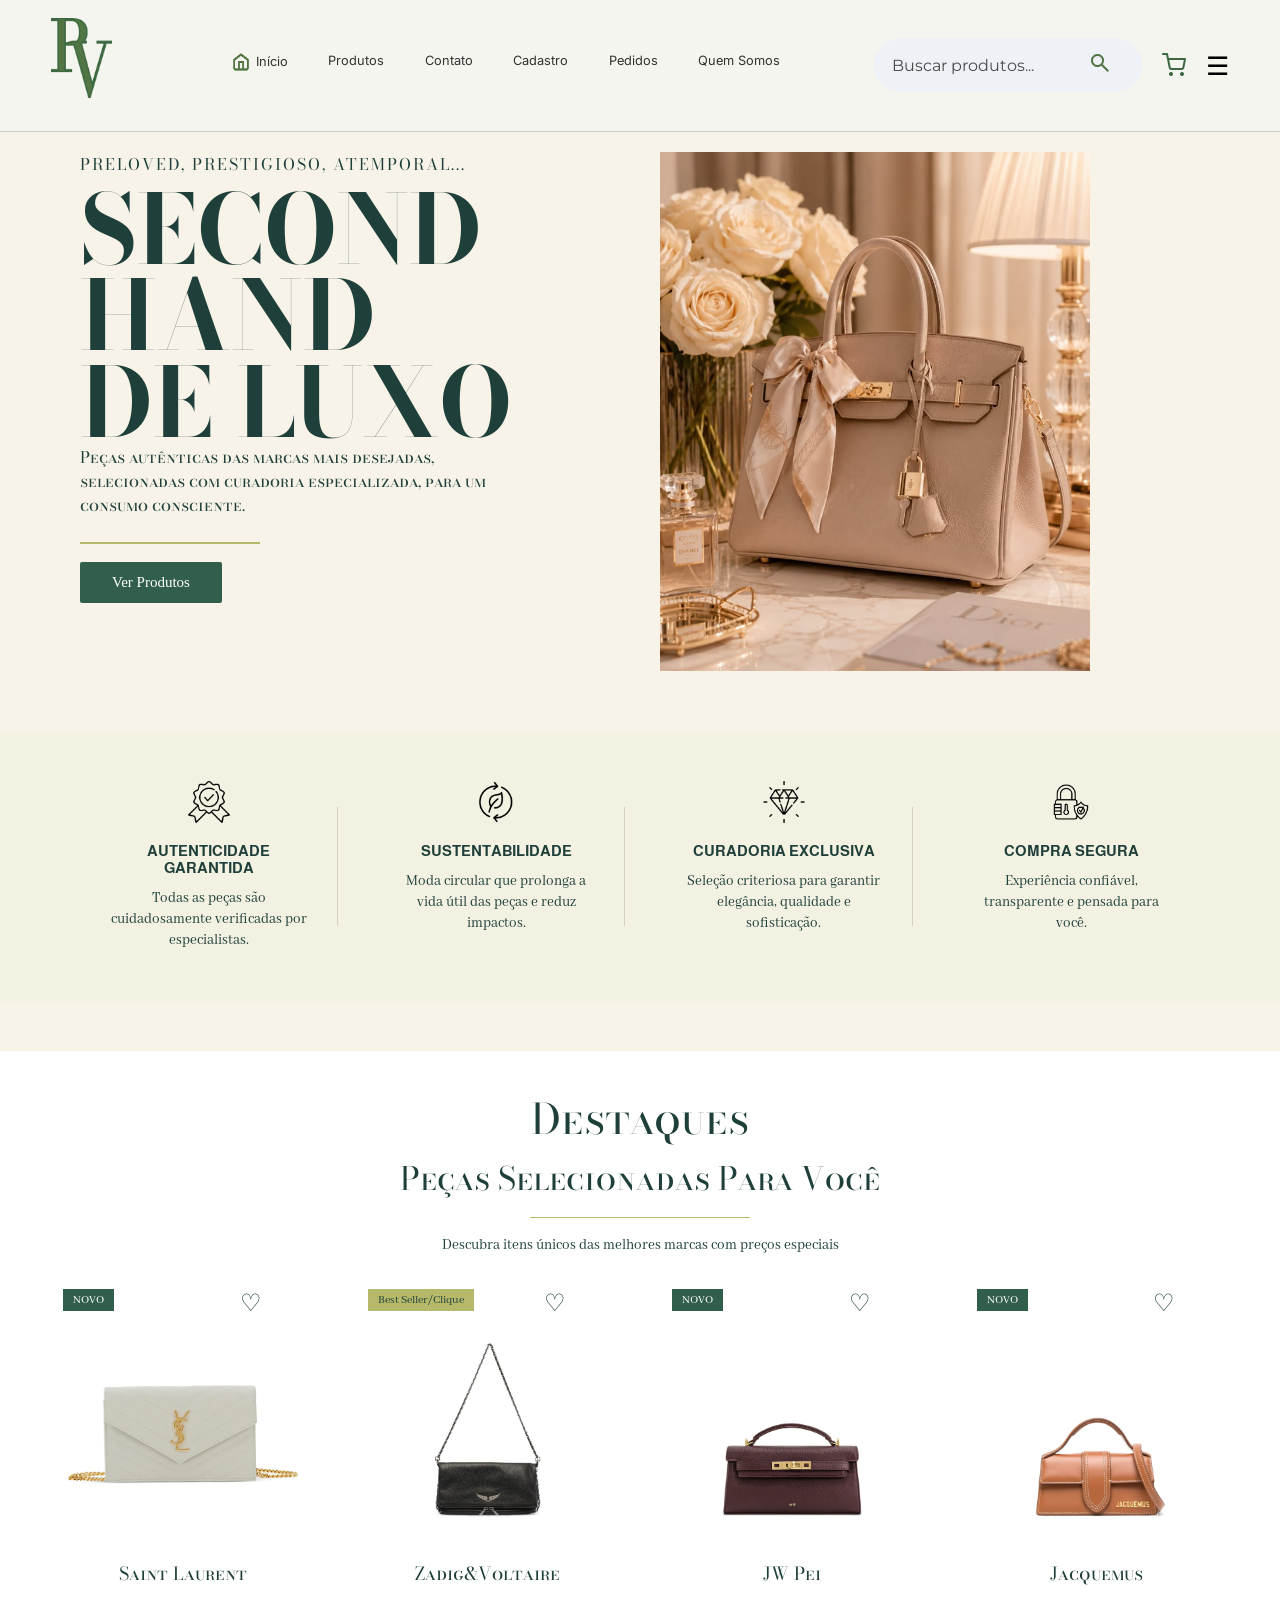
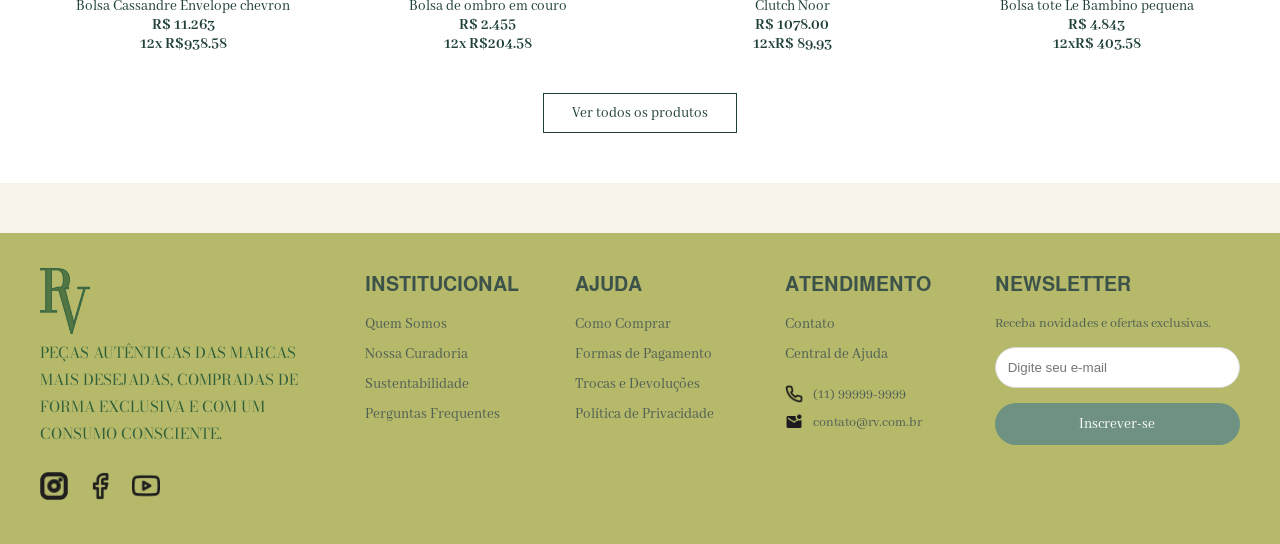
<file: index.html>
<!DOCTYPE html>
<html lang="en">
<head>
    <meta charset="UTF-8">
    <meta name="viewport" content="width=device-width, initial-scale=1.0">
    <title>Document</title>
    <link href="https://fonts.googleapis.com/css2?family=Montserrat:wght@400;500&display=swap" rel="stylesheet">
    <link rel="preconnect" href="https://fonts.googleapis.com">
    <link rel="preconnect" href="https://fonts.gstatic.com" crossorigin>
    <link href="https://fonts.googleapis.com/css2?family=Inter:wght@100..900&display=swap" rel="stylesheet">
    <link rel="preconnect" href="https://fonts.googleapis.com">
<link rel="preconnect" href="https://fonts.gstatic.com" crossorigin>

<link href="https://fonts.googleapis.com/css2?family=Abhaya+Libre:wght@400;500;600;700;800&family=Almarai:wght@300;400;700;800&family=Bodoni+Moda+SC:wght@400;500;600;700&display=swap" rel="stylesheet">
    <link rel="stylesheet" href="style.css">
</head>
<body>
        <header class="header">
                 <div class="logo"><img src="imagens/Vector.png" alt="logo Rv">
                </div>

                <nav class="menu">
                    <a href="#" class="inicio">
                        <img src="imagens/casinha.png" alt="Home">
                        Início</a>
                    <a href="produtos.html">Produtos</a>
                    <a href="contato.html">Contato</a>
                    <a href="cadastro.html">Cadastro</a>
                    <a href="pedidos.html">Pedidos</a>  
                    <a href="quemSomos.html">Quem Somos</a>

                </nav>

                <div class="acoes">
                    <form class="busca" action="resultadobusca.html" method="get"> 
                        <input type="text" 
                        name="q"
                        placeholder="Buscar produtos...">
                       <a href="resultadobusca.html" class="botao-pesquisa">
                             <img src="imagens/lupa.png" alt="Pesquisar">
                        </a> 
                    </form> 
                   <a href="pedidos.html" class="btn-carrinho">
                    <img src="imagens/Shopping cart.png" alt="carrinho">
                   </a>
                    <div class="hamburguer">☰</div>
                </div>

        </header>
        <section class="hero-luxo">
                 <div class="hero-texto">
                    <p class="hero-subtitulo">PRELOVED, PRESTIGIOSO, ATEMPORAL...</p>
                    <h1>SECOND HAND<br>DE LUXO</h1>
                     <p class="hero-descricao">
                        Peças autênticas das marcas mais desejadas, selecionadas com curadoria
                         especializada, para um consumo consciente.
                    </p>
                    <div class="hero-linha"></div>
                    <a href="produtos.html" class="botao-produtos">Ver Produtos</a>
                </div>

                <div class="hero-imagem">
                    <img src="imagens/imagem-Bolsa1pag.jpg" alt="Bolsa de luxo">
                </div>
        </section>

        <section class="selos">
                <div class="selo">
                    <img src="imagens/certificado-de-garantia.png" alt="Autenticidade">
                    <h3>AUTENTICIDADE GARANTIDA</h3>
                    <p>Todas as peças são cuidadosamente verificadas por especialistas.</p>
                </div>

                <div class="selo">
                    <img src="imagens/ecologia.png" alt="Sustentabilidade">
                    <h3>SUSTENTABILIDADE</h3>
                    <p>Moda circular que prolonga a vida útil das peças e reduz impactos.</p>
                </div>

                <div class="selo">
                    <img src="imagens/diamante.png" alt="Curadoria">
                    <h3>CURADORIA EXCLUSIVA</h3>
                    <p>Seleção criteriosa para garantir elegância, qualidade e sofisticação.</p>
                </div>

                <div class="selo">
                    <img src="imagens/compra-segura.png" alt="Compra segura">
                    <h3>COMPRA SEGURA</h3>
                    <p>Experiência confiável, transparente e pensada para você.</p>
                </div>
        </section>
        <section class="pecas-selecionadas">
        <div class="pecas-container">   
                <h2>Destaques</h2>
                    <h3>Peças Selecionadas Para Você</h3>

                    <div class="linha-dourada"></div>
                    <p class="subtitulo-pecas">
                        Descubra itens únicos das melhores marcas com preços especiais </p>

                <div class="produtos-destaque">

                <div class="produto-card">
                 <span class="tag">NOVO</span>
                     <button class="favorito">♡</button>
                         <img src="imagens/Saint Laurent 1.png" alt="Bolsa Saint Laurent" class="imagem-produto">
                     <h3>Saint Laurent</h3>
                     <p>Bolsa Cassandre Envelope chevron</p>
                     <strong>R$ 11.263 <br> 12x R$938.58</strong>
                </div>

                <div class="produto-card">
                    <span class="tag desconto">Best Seller/Clique</span>
                    <button class="favorito">♡</button>
                    <a href="Produtoselecionado.html"><img src="imagens/zadig tiracolo.webp" alt="Bolsa zadig" class="imagem-produto"></a>
                    <h3>Zadig&Voltaire</h3>
                    <p>Bolsa de ombro em couro</p>
                    <strong>R$ 2.455 <br> 12x R$204.58</strong>
                </div>

                <div class="produto-card">
                    <span class="tag">NOVO</span>
                    <button class="favorito">♡</button>
                    <img src="imagens/jwpei.webp" alt="Bolsa jwpei" class="imagem-produto">
                    <h3>JW Pei</h3>
                    <p>Clutch Noor</p>
                    <strong>R$ 1078.00 <br> 12xR$ 89,93</strong>
                </div>

                 <div class="produto-card">
                    <span class="tag">NOVO</span>
                    <button class="favorito">♡</button>
                    <img src="imagens/Jacquemus.webp" alt="Bolsa Jacquemus" class="imagem-produto">
                    <h3>Jacquemus</h3>
                    <p>Bolsa tote Le Bambino pequena</p>
                    <strong>R$ 4.843 <br> 12xR$ 403.58</strong>
                </div>

         </div>

            <a href="produtos.html" class="ver-todos">Ver todos os produtos</a>
        </div>    
        </section>
        <footer class="rodape">

        <div class="footer-container">

                <!-- LOGO -->
                    <div class="footer-logo">

                        <img src="imagens/Vector.png" alt="Logo RV" class="logo-rv">
                         <p>
                            PEÇAS AUTÊNTICAS DAS MARCAS MAIS DESEJADAS,
                            COMPRADAS DE FORMA EXCLUSIVA E COM UM
                            CONSUMO CONSCIENTE.
                        </p>
                        <div class="redes-sociais">
                            <a href="#">
                                <img src="imagens/Instagram.png" alt="Instagram">
                            </a>
                            <a href="#">
                                <img src="imagens/Group 10.png" alt="Facebook">
                            </a>
                            <a href="#">
                                <img src="imagens/Group 9.png" alt="YouTube">
                            </a>
                        </div> 
                    </div>
        
                <!-- INSTITUCIONAL -->
                    <div class="footer-coluna">
                        <h3>INSTITUCIONAL</h3>
                        <a href="quemSomos.html">Quem Somos</a>
                        <a href="#">Nossa Curadoria</a>
                        <a href="#">Sustentabilidade</a>
                        <a href="#">Perguntas Frequentes</a>
                    </div>
                <!-- AJUDA -->
                    <div class="footer-coluna">
                        <h3>AJUDA</h3>
                        <a href="#">Como Comprar</a>
                        <a href="#">Formas de Pagamento</a>
                        <a href="#">Trocas e Devoluções</a>
                        <a href="#">Política de Privacidade</a>
                    </div>
                <!-- ATENDIMENTO -->
                    <div class="footer-coluna">
                        <h3>ATENDIMENTO</h3>
                        <a href="contato.html">Contato</a>
                        <a href="#">Central de Ajuda</a>
                        <div class="contato">
    
                            <div class="contato-item">
                             <img src="imagens/Phone.png" alt="Telefone">
                                <span>(11) 99999-9999</span>
                            </div>
                            <div class="contato-item">
                                <img src="imagens/mark_email_unread.png" alt="E-mail">
                                <span>contato@rv.com.br</span>
                            </div>    
                        </div>
                    </div>    
          
                     <!-- NEWSLETTER -->
                        <div class="footer-newsletter">
                         <h3>NEWSLETTER</h3>
                            <p>
                             Receba novidades e ofertas exclusivas.
                             </p>
                            <input type="email" placeholder="Digite seu e-mail">
                             <button>Inscrever-se</button>
                        </div>
        </div>
        </footer>
    

</body>
</html>
</file>
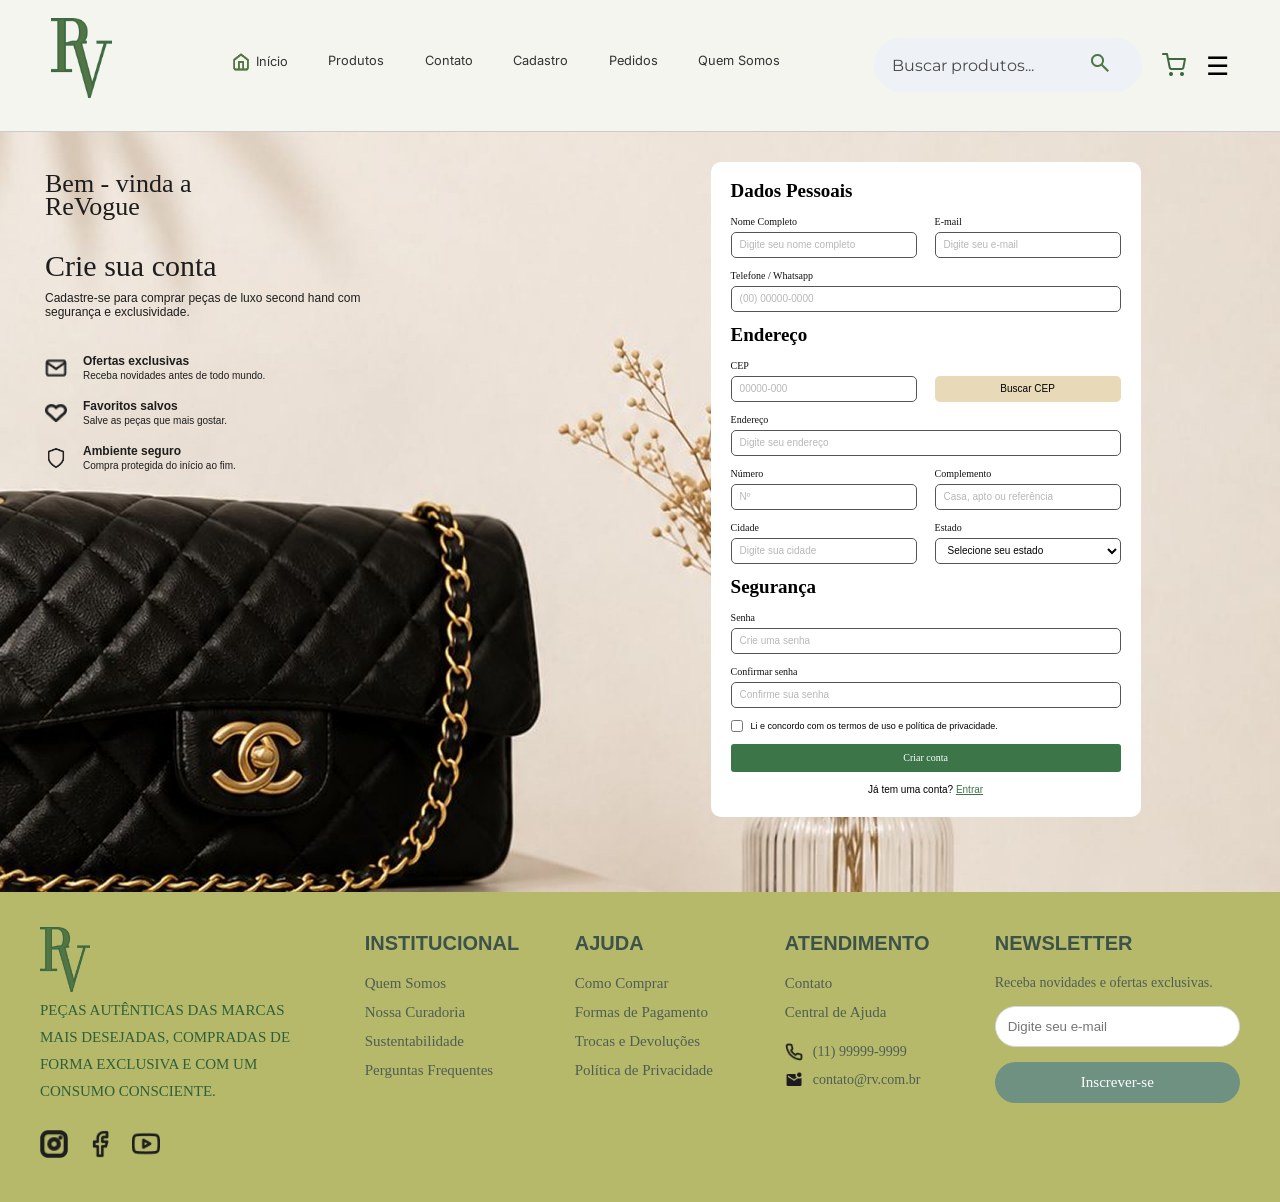
<file: cadastro.html>
<!DOCTYPE html>
<html lang="en">
<head>
    <meta charset="UTF-8">
    <meta name="viewport" content="width=device-width, initial-scale=1.0">
    <title>Document</title>
    <link href="https://fonts.googleapis.com/css2?family=Montserrat:wght@400;500&display=swap" rel="stylesheet">
    <link rel="preconnect" href="https://fonts.googleapis.com">
    <link rel="preconnect" href="https://fonts.gstatic.com" crossorigin>
    <link href="https://fonts.googleapis.com/css2?family=Inter:wght@100..900&display=swap" rel="stylesheet">
    <link rel="stylesheet" href="cadastro.css">
</head>
<body>
        <header class="header">
                 <div class="logo"><img src="imagens/Vector.png" alt="logo Rv">
                </div>

                <nav class="menu">
                    <a href="index.html" class="inicio">
                        <img src="imagens/casinha.png" alt="Home">
                        Início</a>
                    <a href="produtos.html">Produtos</a>
                    <a href="contato.html">Contato</a>
                    <a href="#">Cadastro</a>
                    <a href="pedidos.html">Pedidos</a>  
                    <a href="quemSomos.html">Quem Somos</a>

                </nav>

                <div class="acoes">
                    <form class="busca" action="#" method="get"> 
                        <input type="text" 
                        name="q"
                        placeholder="Buscar produtos...">
                        <a href="resultadoBusca.html" class="botao-pesquisa">
                            <img src="imagens/lupa.png" alt="Pesquisar">
                        </a>
                    </form> 
                    <a href="pedidos.html" class="btn-carrinho">
                    <img src="imagens/Shopping cart.png" alt="carrinho">
                   </a>
                    <div class="hamburguer">☰</div>
                </div>

        </header>
        <section class="pagina-cadastro">

    <div class="lado-cadastro">

        <p class="boas-vindas">Bem - vinda a<br>ReVogue</p>

        <h1>Crie sua conta</h1>

        <p class="texto-cadastro">
            Cadastre-se para comprar peças de luxo second hand com<br>
            segurança e exclusividade.
        </p>

        <div class="beneficios-cadastro">

            <div class="beneficio-cadastro">
                <img src="imagens/Mail.png" alt="Ícone">
                <div>
                    <h3>Ofertas exclusivas</h3>
                    <p>Receba novidades antes de todo mundo.</p>
                </div>
            </div>

            <div class="beneficio-cadastro">
                <img src="imagens/Heart.png" alt="Ícone">
                <div>
                    <h3>Favoritos salvos</h3>
                    <p>Salve as peças que mais gostar.</p>
                </div>
            </div>

            <div class="beneficio-cadastro">
                <img src="imagens/Shield.png" alt="Ícone">
                <div>
                    <h3>Ambiente seguro</h3>
                    <p>Compra protegida do início ao fim.</p>
                </div>
            </div>

        </div>

    </div>

    <div class="area-formulario-cadastro">

        <div class="formulario-cadastro">

            <h2>Dados Pessoais</h2>

            <form>

                <div class="linha-form">
                    <div class="campo">
                        <label>Nome Completo</label>
                        <input type="text" placeholder="Digite seu nome completo">
                    </div>

                    <div class="campo">
                        <label>E-mail</label>
                        <input type="email" placeholder="Digite seu e-mail">
                    </div>
                </div>

                <div class="campo">
                    <label>Telefone / Whatsapp</label>
                    <input type="text" placeholder="(00) 00000-0000">
                </div>

                <h2>Endereço</h2>

                <div class="linha-form">
                    <div class="campo">
                        <label>CEP</label>
                        <input type="text" placeholder="00000-000">
                    </div>

                    <div class="campo pequeno">
                        <label>&nbsp;</label>
                        <button type="button">Buscar CEP</button>
                    </div>
                </div>

                <div class="campo">
                    <label>Endereço</label>
                    <input type="text" placeholder="Digite seu endereço">
                </div>

                <div class="linha-form">
                    <div class="campo">
                        <label>Número</label>
                        <input type="text" placeholder="Nº">
                    </div>

                    <div class="campo">
                        <label>Complemento</label>
                        <input type="text" placeholder="Casa, apto ou referência">
                    </div>
                </div>

                <div class="linha-form">
                    <div class="campo">
                        <label>Cidade</label>
                        <input type="text" placeholder="Digite sua cidade">
                    </div>

                    <div class="campo">
                        <label>Estado</label>
                        <select>
                            <option>Selecione seu estado</option>
                            <option>MG</option>
                            <option>SP</option>
                            <option>RJ</option>
                        </select>
                    </div>
                </div>

                <h2>Segurança</h2>

                <div class="campo">
                    <label>Senha</label>
                    <input type="password" placeholder="Crie uma senha">
                </div>

                <div class="campo">
                    <label>Confirmar senha</label>
                    <input type="password" placeholder="Confirme sua senha">
                </div>

                <label class="termos">
                    <input type="checkbox">
                    <span>Li e concordo com os termos de uso e política de privacidade.</span>
                </label>

                <button class="botao-criar" type="submit">Criar conta</button>

                <p class="login">
                    Já tem uma conta? <a href="#">Entrar</a>
                </p>

            </form>

        </div>

    </div>

</section>
         <footer class="rodape">

        <div class="footer-container">

                <!-- LOGO -->
                    <div class="footer-logo">

                        <img src="imagens/Vector.png" alt="Logo RV" class="logo-rv">
                         <p>
                            PEÇAS AUTÊNTICAS DAS MARCAS MAIS DESEJADAS,
                            COMPRADAS DE FORMA EXCLUSIVA E COM UM
                            CONSUMO CONSCIENTE.
                        </p>
                        <div class="redes-sociais">
                            <a href="#">
                                <img src="imagens/Instagram.png" alt="Instagram">
                            </a>
                            <a href="#">
                                <img src="imagens/Group 10.png" alt="Facebook">
                            </a>
                            <a href="#">
                                <img src="imagens/Group 9.png" alt="YouTube">
                            </a>
                        </div> 
                    </div>
        
                <!-- INSTITUCIONAL -->
                    <div class="footer-coluna">
                        <h3>INSTITUCIONAL</h3>
                        <a href="quemSomos.html">Quem Somos</a>
                        <a href="#">Nossa Curadoria</a>
                        <a href="#">Sustentabilidade</a>
                        <a href="#">Perguntas Frequentes</a>
                    </div>
                <!-- AJUDA -->
                    <div class="footer-coluna">
                        <h3>AJUDA</h3>
                        <a href="#">Como Comprar</a>
                        <a href="#">Formas de Pagamento</a>
                        <a href="#">Trocas e Devoluções</a>
                        <a href="#">Política de Privacidade</a>
                    </div>
                <!-- ATENDIMENTO -->
                    <div class="footer-coluna">
                        <h3>ATENDIMENTO</h3>
                        <a href="contato.html">Contato</a>
                        <a href="#">Central de Ajuda</a>
                        <div class="contato">
    
                            <div class="contato-item">
                             <img src="imagens/Phone.png" alt="Telefone">
                                <span>(11) 99999-9999</span>
                            </div>
                            <div class="contato-item">
                                <img src="imagens/mark_email_unread.png" alt="E-mail">
                                <span>contato@rv.com.br</span>
                            </div>    
                        </div>
                    </div>    
          
                     <!-- NEWSLETTER -->
                        <div class="footer-newsletter">
                         <h3>NEWSLETTER</h3>
                            <p>
                             Receba novidades e ofertas exclusivas.
                             </p>
                            <input type="email" placeholder="Digite seu e-mail">
                             <button>Inscrever-se</button>
                        </div>
        </div>
        </footer>
</body>
</html>
</file>
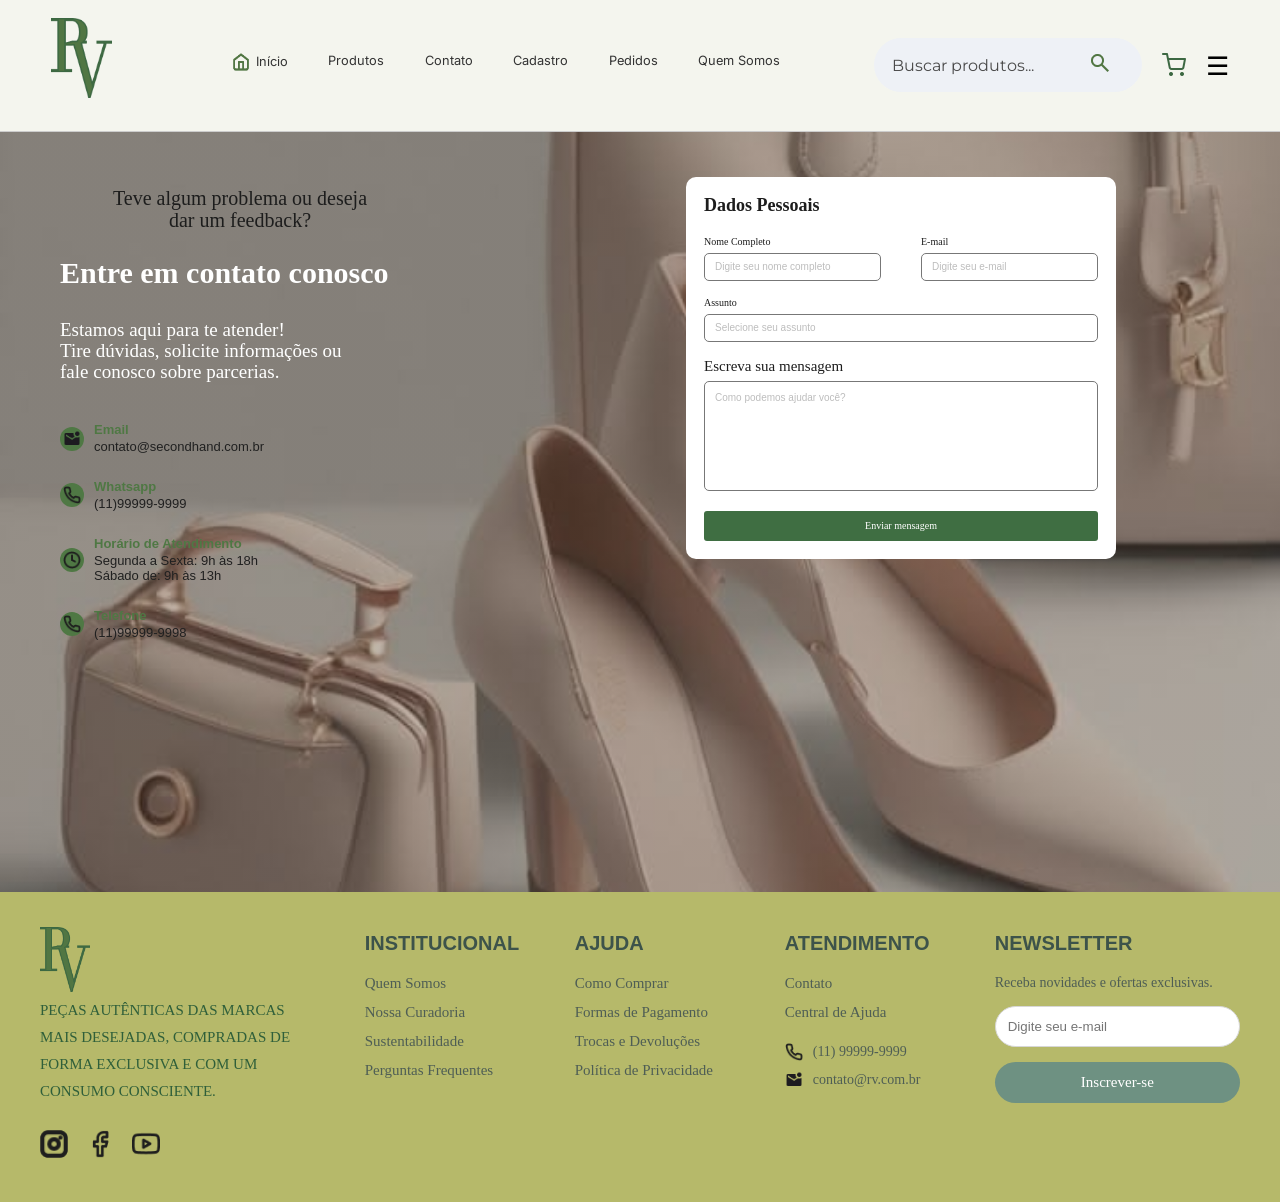
<file: contato.html>
<!DOCTYPE html>
<html lang="en">
<head>
    <meta charset="UTF-8">
    <meta name="viewport" content="width=device-width, initial-scale=1.0">
    <title>Document</title>
    <link href="https://fonts.googleapis.com/css2?family=Montserrat:wght@400;500&display=swap" rel="stylesheet">
    <link rel="preconnect" href="https://fonts.googleapis.com">
    <link rel="preconnect" href="https://fonts.gstatic.com" crossorigin>
    <link href="https://fonts.googleapis.com/css2?family=Inter:wght@100..900&display=swap" rel="stylesheet">
    <link rel="stylesheet" href="contato.css">
</head>
<body>
        <header class="header">
                 <div class="logo"><img src="imagens/Vector.png" alt="logo Rv">
                </div>

                <nav class="menu">
                    <a href="index.html" class="inicio">
                        <img src="imagens/casinha.png" alt="Home">
                        Início</a>
                    <a href="ResultadoBusca.html">Produtos</a>
                    <a href="#">Contato</a>
                    <a href="cadastro.html">Cadastro</a>
                    <a href="pedidos.html">Pedidos</a>  
                    <a href="quemSomos.html">Quem Somos</a>

                </nav>

                <div class="acoes">
                    <form class="busca" action="#" method="get"> 
                        <input type="text" 
                        name="q"
                        placeholder="Buscar produtos...">
                       <a href="resultadoBusca.html" class="botao-pesquisa">
    <img src="imagens/lupa.png" alt="Pesquisar">
</a>
                    </form> 
                    <a href="pedidos.html" class="btn-carrinho">
                    <img src="imagens/Shopping cart.png" alt="carrinho">
                   </a>
                    <div class="hamburguer">☰</div>
                </div>

        </header>
        <section class="pagina-contato">

    <div class="lado-esquerdo">

        <p class="texto-topo">
            Teve algum problema ou deseja<br>
            dar um feedback?
        </p>

        <h1>Entre em contato conosco</h1>

        <p class="texto-descricao">
            Estamos aqui para te atender!<br>
            Tire dúvidas, solicite informações ou<br>
            fale conosco sobre parcerias.
        </p>

        <div class="area-contatos">

            <div class="contato-item">
                <div class="icone">
                    <img src="imagens/mark_email_unread.png" alt="Ícone de email">
                </div>

                <div class="contato-texto">
                    <h3>Email</h3>
                    <p>contato@secondhand.com.br</p>
                </div>
            </div>

            <div class="contato-item">
                <div class="icone">
                    <img src="imagens/Phone.png" alt="Ícone de whatsapp">
                </div>

                <div class="contato-texto">
                    <h3>Whatsapp</h3>
                    <p>(11)99999-9999</p>
                </div>
            </div>

            <div class="contato-item">
                <div class="icone">
                    <img src="imagens/Clock.png" alt="Ícone de horário">
                </div>

                <div class="contato-texto">
                    <h3>Horário de Atendimento</h3>
                    <p>Segunda a Sexta: 9h às 18h</p>
                    <p>Sábado de: 9h às 13h</p>
                </div>
            </div>

            <div class="contato-item">
                <div class="icone">
                    <img src="imagens/Phone.png" alt="Ícone de telefone">
                </div>

                <div class="contato-texto">
                    <h3>Telefone</h3>
                    <p>(11)99999-9998</p>
                </div>
            </div>

        </div>

    </div>

    <div class="lado-direito">

        <div class="formulario-caixa">

            <h2>Dados Pessoais</h2>

            <form>

                <div class="linha-inputs">

                    <div class="campo">
                        <label>Nome Completo</label>
                        <input type="text" placeholder="Digite seu nome completo">
                    </div>

                    <div class="campo">
                        <label>E-mail</label>
                        <input type="email" placeholder="Digite seu e-mail">
                    </div>

                </div>

                <div class="campo">
                    <label>Assunto</label>
                    <input type="text" placeholder="Selecione seu assunto">
                </div>

                <div class="campo">
                    <label class="titulo-mensagem">Escreva sua mensagem</label>
                    <textarea placeholder="Como podemos ajudar você?"></textarea>
                </div>

                <button type="submit">Enviar mensagem</button>

            </form>

        </div>

    </div>

</section>
         <footer class="rodape">

        <div class="footer-container">

                <!-- LOGO -->
                    <div class="footer-logo">

                        <img src="imagens/Vector.png" alt="Logo RV" class="logo-rv">
                         <p>
                            PEÇAS AUTÊNTICAS DAS MARCAS MAIS DESEJADAS,
                            COMPRADAS DE FORMA EXCLUSIVA E COM UM
                            CONSUMO CONSCIENTE.
                        </p>
                        <div class="redes-sociais">
                            <a href="#">
                                <img src="imagens/Instagram.png" alt="Instagram">
                            </a>
                            <a href="#">
                                <img src="imagens/Group 10.png" alt="Facebook">
                            </a>
                            <a href="#">
                                <img src="imagens/Group 9.png" alt="YouTube">
                            </a>
                        </div> 
                    </div>
        
                <!-- INSTITUCIONAL -->
                    <div class="footer-coluna">
                        <h3>INSTITUCIONAL</h3>
                        <a href="quemSomos.html">Quem Somos</a>
                        <a href="#">Nossa Curadoria</a>
                        <a href="#">Sustentabilidade</a>
                        <a href="#">Perguntas Frequentes</a>
                    </div>
                <!-- AJUDA -->
                    <div class="footer-coluna">
                        <h3>AJUDA</h3>
                        <a href="#">Como Comprar</a>
                        <a href="#">Formas de Pagamento</a>
                        <a href="#">Trocas e Devoluções</a>
                        <a href="#">Política de Privacidade</a>
                    </div>
                <!-- ATENDIMENTO -->
                    <div class="footer-coluna">
                        <h3>ATENDIMENTO</h3>
                        <a href="contato.html">Contato</a>
                        <a href="#">Central de Ajuda</a>
                        <div class="contato">
    
                            <div class="contato-item">
                             <img src="imagens/Phone.png" alt="Telefone">
                                <span>(11) 99999-9999</span>
                            </div>
                            <div class="contato-item">
                                <img src="imagens/mark_email_unread.png" alt="E-mail">
                                <span>contato@rv.com.br</span>
                            </div>    
                        </div>
                    </div>    
          
                     <!-- NEWSLETTER -->
                        <div class="footer-newsletter">
                         <h3>NEWSLETTER</h3>
                            <p>
                             Receba novidades e ofertas exclusivas.
                             </p>
                            <input type="email" placeholder="Digite seu e-mail">
                             <button>Inscrever-se</button>
                        </div>
        </div>
        </footer>

</body>
</html>
</file>
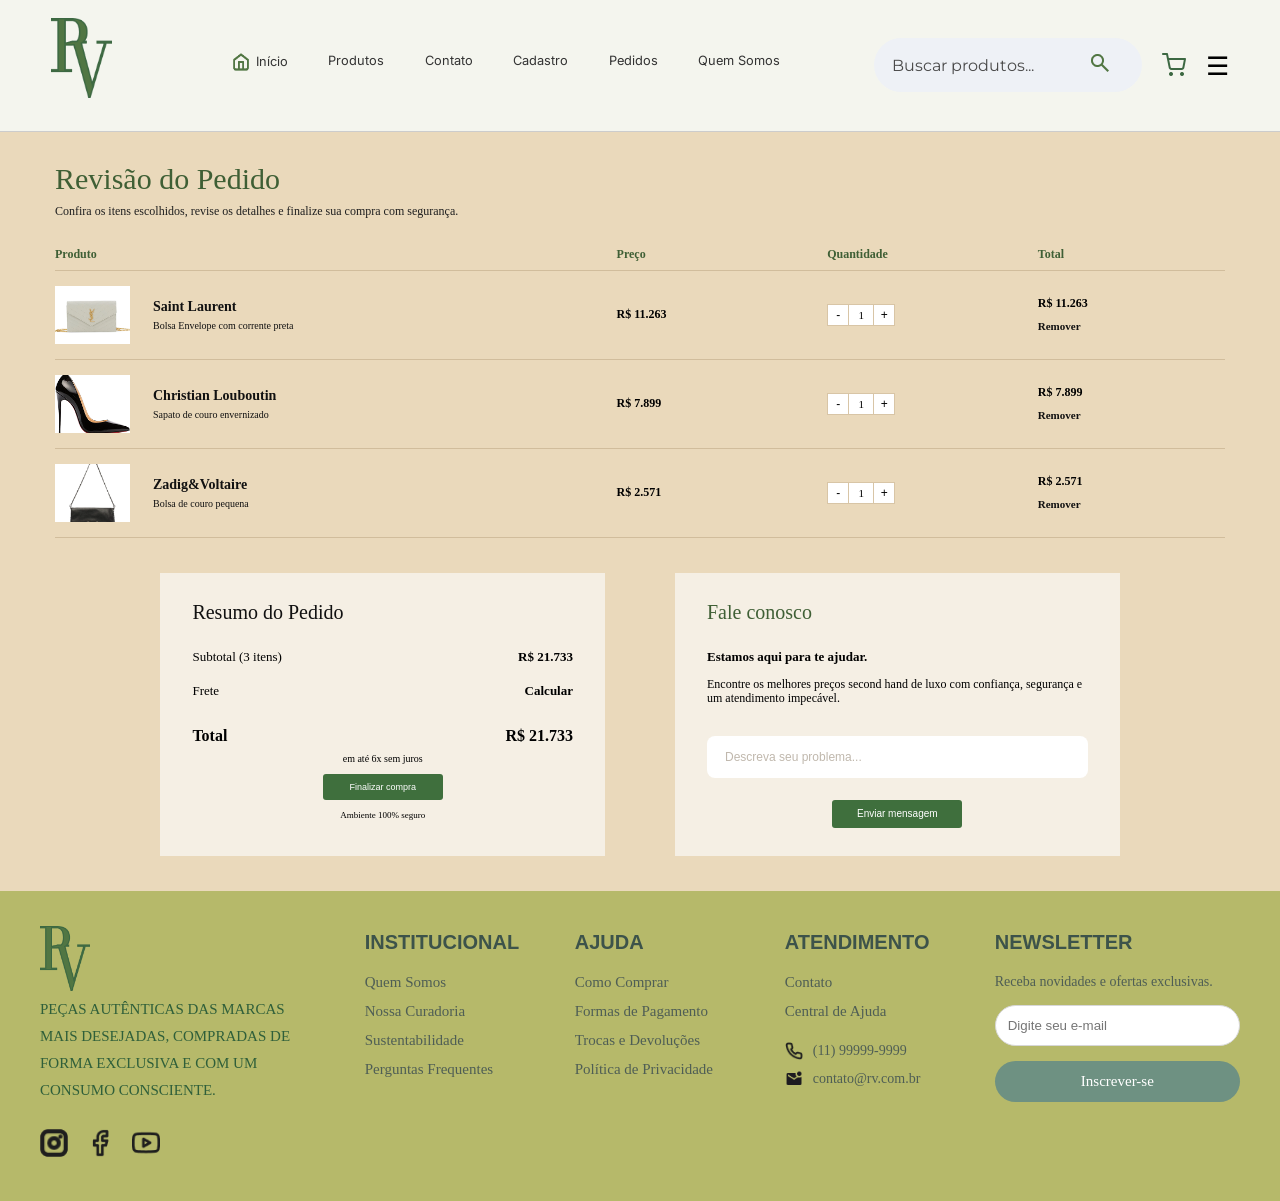
<file: pedidos.html>
<!DOCTYPE html>
<html lang="en">
<head>
    <meta charset="UTF-8">
    <meta name="viewport" content="width=device-width, initial-scale=1.0">
    <title>Document</title>
    <link href="https://fonts.googleapis.com/css2?family=Montserrat:wght@400;500&display=swap" rel="stylesheet">
    <link rel="preconnect" href="https://fonts.googleapis.com">
    <link rel="preconnect" href="https://fonts.gstatic.com" crossorigin>
    <link href="https://fonts.googleapis.com/css2?family=Inter:wght@100..900&display=swap" rel="stylesheet">
    <link rel="stylesheet" href="pedidos.css">
</head>
<body>
        <header class="header">
                 <div class="logo"><img src="imagens/Vector.png" alt="logo Rv">
                </div>

                <nav class="menu">
                    <a href="index.html" class="inicio">
                        <img src="imagens/casinha.png" alt="Home">
                        Início</a>
                    <a href="produtos.html">Produtos</a>
                    <a href="contato.html">Contato</a>
                    <a href="cadastro.html">Cadastro</a>
                    <a href="#">Pedidos</a>  
                    <a href="quemSomos.html">Quem Somos</a>

                </nav>

                <div class="acoes">
                    <form class="busca" action="#" method="get"> 
                        <input type="text" 
                        name="q"
                        placeholder="Buscar produtos...">
                        <a href="resultadoBusca.html" class="botao-pesquisa">
                            <img src="imagens/lupa.png" alt="Pesquisar">
                        </a>
                    </form> 
                    <a href="pedidos.html" class="btn-carrinho">
                    <img src="imagens/Shopping cart.png" alt="carrinho">
                   </a>
                    <div class="hamburguer">☰</div>
                </div>

        </header>
        <section class="pagina-pedidos">

    <div class="area-revisao">

        <h1>Revisão do Pedido</h1>

        <p class="texto-revisao">
            Confira os itens escolhidos, revise os detalhes e finalize sua compra com segurança.
        </p>

        <div class="cabecalho-tabela">
            <p>Produto</p>
            <p>Preço</p>
            <p>Quantidade</p>
            <p>Total</p>
        </div>

        <div class="produto-pedido">

            <div class="produto-info">
                <img src="imagens/Saint Laurent 1.png" alt="Produto escolhido">

                <div>
                    <h3>Saint Laurent</h3>
                    <p>Bolsa Envelope com corrente preta</p>
                </div>
            </div>

            <p class="preco">R$ 11.263</p>

            <div class="quantidade">
                <button>-</button>
                <span>1</span>
                <button>+</button>
            </div>

            <div class="total-produto">
                <p>R$ 11.263</p>
                <a href="#">Remover</a>
            </div>

        </div>

        <div class="produto-pedido">

            <div class="produto-info">
                <img src="imagens/loboutin.png" alt="Produto escolhido">

                <div>
                    <h3>Christian Louboutin</h3>
                    <p>Sapato de couro envernizado</p>
                </div>
            </div>

            <p class="preco">R$ 7.899</p>

            <div class="quantidade">
                <button>-</button>
                <span>1</span>
                <button>+</button>
            </div>

            <div class="total-produto">
                <p>R$ 7.899</p>
                <a href="#">Remover</a>
            </div>

        </div>

        <div class="produto-pedido">

            <div class="produto-info">
                <img src="imagens/zadig tiracolo.webp" alt="Produto escolhido">

                <div>
                    <h3>Zadig&Voltaire</h3>
                    <p>Bolsa de couro pequena</p>
                </div>
            </div>

            <p class="preco">R$ 2.571</p>

            <div class="quantidade">
                <button>-</button>
                <span>1</span>
                <button>+</button>
            </div>

            <div class="total-produto">
                <p>R$ 2.571</p>
                <a href="#">Remover</a>
            </div>

        </div>

    </div>
        <div class="area-baixo-pedido">

        <div class="resumo-pedido">

            <h2>Resumo do Pedido</h2>

            <div class="linha-resumo">
                <p>Subtotal (3 itens)</p>
                <strong>R$ 21.733</strong>
            </div>

            <div class="linha-resumo">
                <p>Frete</p>
                <strong>Calcular</strong>
            </div>

            <div class="linha-total">
                <p>Total</p>
                <strong>R$ 21.733</strong>
            </div>

            <p class="parcelas">em até 6x sem juros</p>

            <button>Finalizar compra</button>

            <p class="seguranca">Ambiente 100% seguro</p>

        </div>

        <div class="fale-conosco">

            <h2>Fale conosco</h2>

            <p class="subtitulo-fale">
                Estamos aqui para te ajudar.
            </p>

            <p class="texto-fale">
                Encontre os melhores preços second hand de luxo
                com confiança, segurança e um atendimento impecável.
            </p>

            <input type="text" placeholder="Descreva seu problema...">

            <button>Enviar mensagem</button>

        </div>

    </div>

</section>
         <footer class="rodape">

        <div class="footer-container">

                <!-- LOGO -->
                    <div class="footer-logo">

                        <img src="imagens/Vector.png" alt="Logo RV" class="logo-rv">
                         <p>
                            PEÇAS AUTÊNTICAS DAS MARCAS MAIS DESEJADAS,
                            COMPRADAS DE FORMA EXCLUSIVA E COM UM
                            CONSUMO CONSCIENTE.
                        </p>
                        <div class="redes-sociais">
                            <a href="#">
                                <img src="imagens/Instagram.png" alt="Instagram">
                            </a>
                            <a href="#">
                                <img src="imagens/Group 10.png" alt="Facebook">
                            </a>
                            <a href="#">
                                <img src="imagens/Group 9.png" alt="YouTube">
                            </a>
                        </div> 
                    </div>
        
                <!-- INSTITUCIONAL -->
                    <div class="footer-coluna">
                        <h3>INSTITUCIONAL</h3>
                        <a href="quemSomos.html">Quem Somos</a>
                        <a href="#">Nossa Curadoria</a>
                        <a href="#">Sustentabilidade</a>
                        <a href="#">Perguntas Frequentes</a>
                    </div>
                <!-- AJUDA -->
                    <div class="footer-coluna">
                        <h3>AJUDA</h3>
                        <a href="#">Como Comprar</a>
                        <a href="#">Formas de Pagamento</a>
                        <a href="#">Trocas e Devoluções</a>
                        <a href="#">Política de Privacidade</a>
                    </div>
                <!-- ATENDIMENTO -->
                    <div class="footer-coluna">
                        <h3>ATENDIMENTO</h3>
                        <a href="contato.html">Contato</a>
                        <a href="#">Central de Ajuda</a>
                        <div class="contato">
    
                            <div class="contato-item">
                             <img src="imagens/Phone.png" alt="Telefone">
                                <span>(11) 99999-9999</span>
                            </div>
                            <div class="contato-item">
                                <img src="imagens/mark_email_unread.png" alt="E-mail">
                                <span>contato@rv.com.br</span>
                            </div>    
                        </div>
                    </div>    
          
                     <!-- NEWSLETTER -->
                        <div class="footer-newsletter">
                         <h3>NEWSLETTER</h3>
                            <p>
                             Receba novidades e ofertas exclusivas.
                             </p>
                            <input type="email" placeholder="Digite seu e-mail">
                             <button>Inscrever-se</button>
                        </div>
        </div>
        </footer>
</body>
</html>
</file>
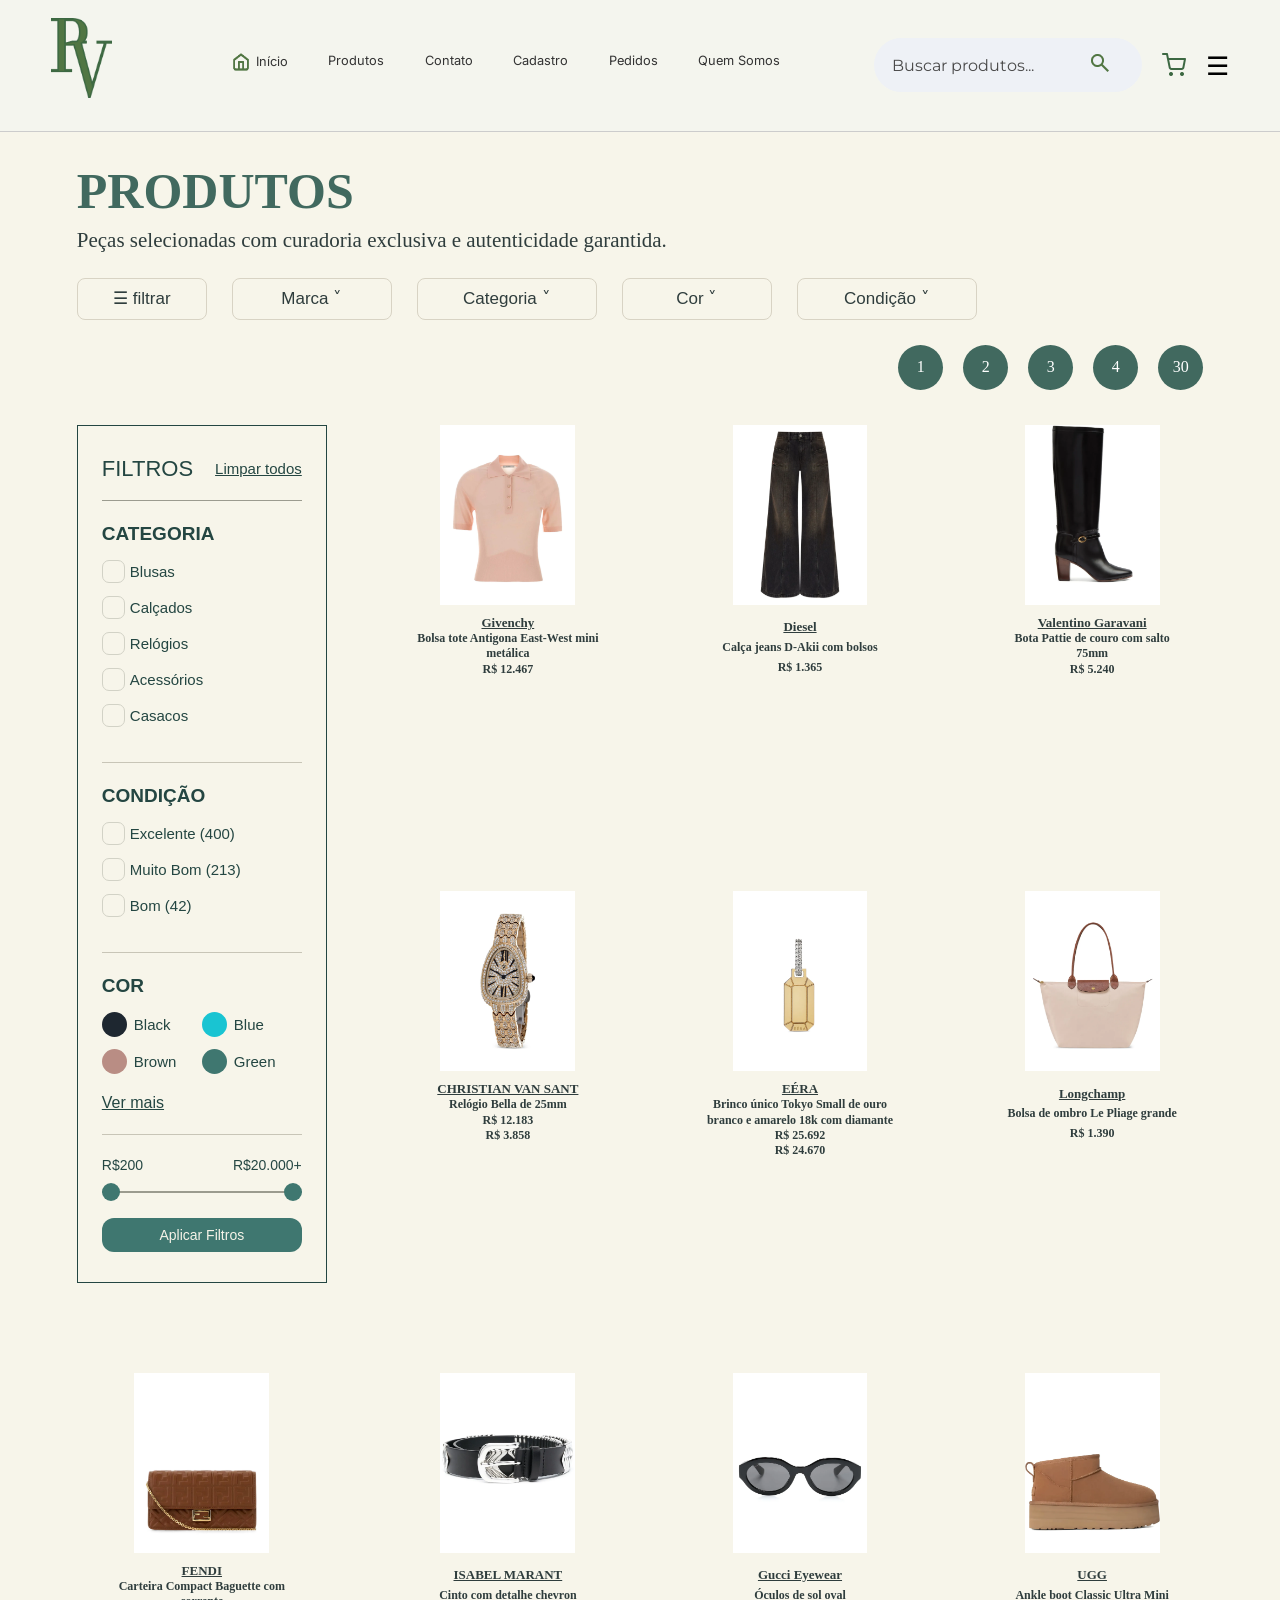
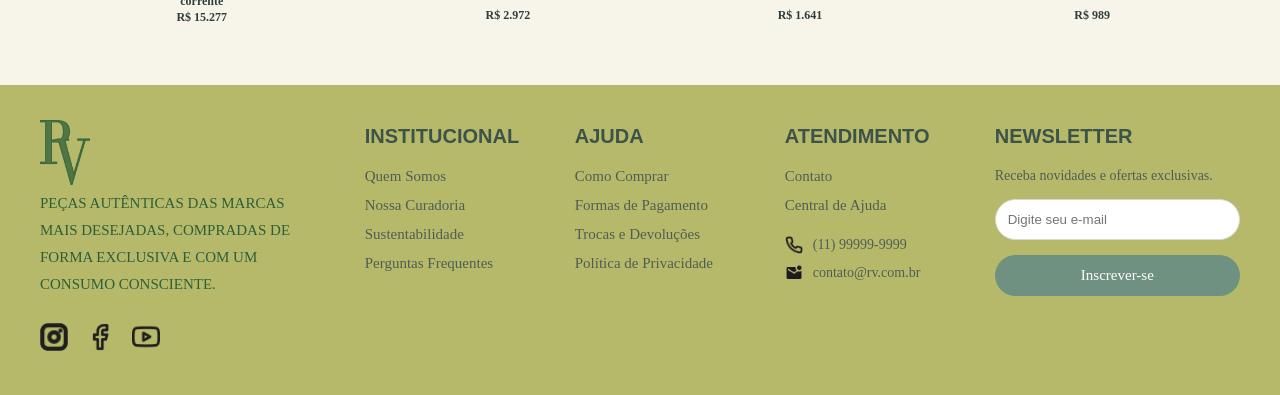
<file: produtos.html>
<!DOCTYPE html>
<html lang="en">
<head>
    <meta charset="UTF-8">
    <meta name="viewport" content="width=device-width, initial-scale=1.0">
    <title>Document</title>
    <link href="https://fonts.googleapis.com/css2?family=Montserrat:wght@400;500&display=swap" rel="stylesheet">
    <link rel="preconnect" href="https://fonts.googleapis.com">
    <link rel="preconnect" href="https://fonts.gstatic.com" crossorigin>
    <link href="https://fonts.googleapis.com/css2?family=Inter:wght@100..900&display=swap" rel="stylesheet">
    <link rel="stylesheet" href="produtos.css">
</head>
<body>
        <header class="header">
                 <div class="logo"><img src="imagens/Vector.png" alt="logo Rv">
                </div>

                <nav class="menu">
                    <a href="index.html" class="inicio">
                        <img src="imagens/casinha.png" alt="Home">
                        Início</a>
                    <a href="produtos.html">Produtos</a>
                    <a href="contato.html">Contato</a>
                    <a href="cadastro.html">Cadastro</a>
                    <a href="pedidos.html">Pedidos</a>  
                    <a href="quemSomos.html">Quem Somos</a>

                </nav>

                <div class="acoes">
                    <form class="busca" action="#" method="get"> 
                        <input type="text" 
                        name="q"
                        placeholder="Buscar produtos...">
                       <a href="resultadoBusca.html" class="botao-pesquisa">
                            <img src="imagens/lupa.png" alt="Pesquisar">
                        </a>
                    </form> 
                    <a href="pedidos.html" class="btn-carrinho">
                     <img src="imagens/Shopping cart.png" alt="carrinho">
                   </a>
                    <div class="hamburguer">☰</div>
                </div>

        </header>
                   <main class="produtos-page">

  <!-- Título -->
  <div class="produtos-topo">
    <h1>PRODUTOS</h1>
    <p>Peças selecionadas com curadoria exclusiva e autenticidade garantida.</p>
  </div>

  <!-- Filtros de cima -->
  <div class="filtros-topo">
    <button>☰ filtrar</button>
    <button>Marca ˅</button>
    <button>Categoria ˅</button>
    <button>Cor ˅</button>
    <button>Condição ˅</button>
  </div>

  <!-- Paginação -->
  <div class="paginacao">
    <span>1</span>
    <span>2</span>
    <span>3</span>
    <span>4</span>
    <span>30</span>
  </div>

  <!-- Grade geral -->
  <div class="grade-geral">

    <!-- Filtro lateral -->
    <aside class="filtros">
      <div class="topo-filtros">
          <h2>FILTROS</h2>
          <a href="#">Limpar todos</a>
          </div>

          <div class="grupo-filtro">
              <h3>CATEGORIA</h3>

              <label><span></span>Blusas</label>
              <label><span></span>Calçados</label>
              <label><span></span>Relógios</label>
              <label><span></span>Acessórios</label>
              <label><span></span>Casacos</label>
          </div>

          <div class="grupo-filtro">
              <h3>CONDIÇÃO</h3>

              <label><span></span>Excelente (400)</label>
              <label><span></span>Muito Bom (213)</label>
              <label><span></span>Bom (42)</label>
          </div>

          <div class="grupo-filtro">
              <h3>COR</h3>

              <div class="cores">
                  <p><span class="cor black"></span>Black</p>
                  <p><span class="cor blue"></span>Blue</p>
                  <p><span class="cor brown"></span>Brown</p>
                  <p><span class="cor green"></span>Green</p>
          </div>

      <a class="ver-mais" href="#">Ver mais</a>
      </div>

          <div class="preco">
              <div class="valores">
                  <p>R$200</p>
                  <p>R$20.000+</p>
          </div>

<div class="linha-preco">
<span></span>
<span></span>
</div>

<button>Aplicar Filtros</button>
</div>
</aside>


    <!-- Produtos -->
    <div class="produto givenchy">
      <img src="imagens/givenchy.webp" alt="">
      <h3>Givenchy</h3>
      <p>Bolsa tote Antigona East-West mini metálica</p>
      <strong>R$ 12.467</strong>
    </div>

    <div class="produto diesel">
      <img src="imagens/diesel calça.webp" alt="">
      <h3>Diesel</h3>
      <p>Calça jeans D-Akii com bolsos</p>
      <strong>R$ 1.365</strong>
    </div>

    <div class="produto valentino">
      <img src="imagens/valentino bota.webp" alt="">
      <h3>Valentino Garavani</h3>
      <p>Bota Pattie de couro com salto 75mm</p>
      <strong>R$ 5.240</strong>
    </div>

    <div class="produto christian">
      <img src="imagens/christian relogio.webp" alt="">
      <h3>CHRISTIAN VAN SANT</h3>
      <p>Relógio Bella de 25mm</p>
      <strong>R$ 12.183</strong>
      <strong>R$ 3.858</strong>
    </div>

    <div class="produto eera">
      <img src="imagens/brinco eera.webp" alt="">
      <h3>EÉRA</h3>
      <p>Brinco único Tokyo Small de ouro branco e amarelo 18k com diamante</p>
      <strong>R$ 25.692</strong>
      <strong>R$ 24.670</strong>
    </div>

    <div class="produto longchamp">
      <img src="imagens/longchamp.webp" alt="">
      <h3>Longchamp</h3>
      <p>Bolsa de ombro Le Pliage grande</p>
      <strong>R$ 1.390</strong>
    </div>

    <div class="produto fendi">
      <img src="imagens/bolsa fendi.webp" alt="">
      <h3>FENDI</h3>
      <p>Carteira Compact Baguette com corrente</p>
      <strong>R$ 15.277</strong>
    </div>

    <div class="produto isabel">
      <img src="imagens/isabel marant cinto.webp" alt="">
      <h3>ISABEL MARANT</h3>
      <p>Cinto com detalhe chevron</p>
      <strong>R$ 2.972</strong>
    </div>

    <div class="produto gucci">
      <img src="imagens/oculos gucci.webp" alt="">
      <h3>Gucci Eyewear</h3>
      <p>Óculos de sol oval</p>
      <strong>R$ 1.641</strong>
    </div>

    <div class="produto ugg">
      <img src="imagens/ugg.webp" alt="">
      <h3>UGG</h3>
      <p>Ankle boot Classic Ultra Mini</p>
      <strong>R$ 989</strong>
    </div>

  </div>
</main>
         <footer class="rodape">

        <div class="footer-container">

                <!-- LOGO -->
                    <div class="footer-logo">

                        <img src="imagens/Vector.png" alt="Logo RV" class="logo-rv">
                         <p>
                            PEÇAS AUTÊNTICAS DAS MARCAS MAIS DESEJADAS,
                            COMPRADAS DE FORMA EXCLUSIVA E COM UM
                            CONSUMO CONSCIENTE.
                        </p>
                        <div class="redes-sociais">
                            <a href="#">
                                <img src="imagens/Instagram.png" alt="Instagram">
                            </a>
                            <a href="#">
                                <img src="imagens/Group 10.png" alt="Facebook">
                            </a>
                            <a href="#">
                                <img src="imagens/Group 9.png" alt="YouTube">
                            </a>
                        </div> 
                    </div>
        
                <!-- INSTITUCIONAL -->
                    <div class="footer-coluna">
                        <h3>INSTITUCIONAL</h3>
                        <a href="quemSomos.html">Quem Somos</a>
                        <a href="#">Nossa Curadoria</a>
                        <a href="#">Sustentabilidade</a>
                        <a href="#">Perguntas Frequentes</a>
                    </div>
                <!-- AJUDA -->
                    <div class="footer-coluna">
                        <h3>AJUDA</h3>
                        <a href="#">Como Comprar</a>
                        <a href="#">Formas de Pagamento</a>
                        <a href="#">Trocas e Devoluções</a>
                        <a href="#">Política de Privacidade</a>
                    </div>
                <!-- ATENDIMENTO -->
                    <div class="footer-coluna">
                        <h3>ATENDIMENTO</h3>
                        <a href="contato.html">Contato</a>
                        <a href="#">Central de Ajuda</a>
                        <div class="contato">
    
                            <div class="contato-item">
                             <img src="imagens/Phone.png" alt="Telefone">
                                <span>(11) 99999-9999</span>
                            </div>
                            <div class="contato-item">
                                <img src="imagens/mark_email_unread.png" alt="E-mail">
                                <span>contato@rv.com.br</span>
                            </div>    
                        </div>
                    </div>    
          
                     <!-- NEWSLETTER -->
                        <div class="footer-newsletter">
                         <h3>NEWSLETTER</h3>
                            <p>
                             Receba novidades e ofertas exclusivas.
                             </p>
                            <input type="email" placeholder="Digite seu e-mail">
                             <button>Inscrever-se</button>
                        </div>
        </div>
        </footer>
</body>
</html>
</file>
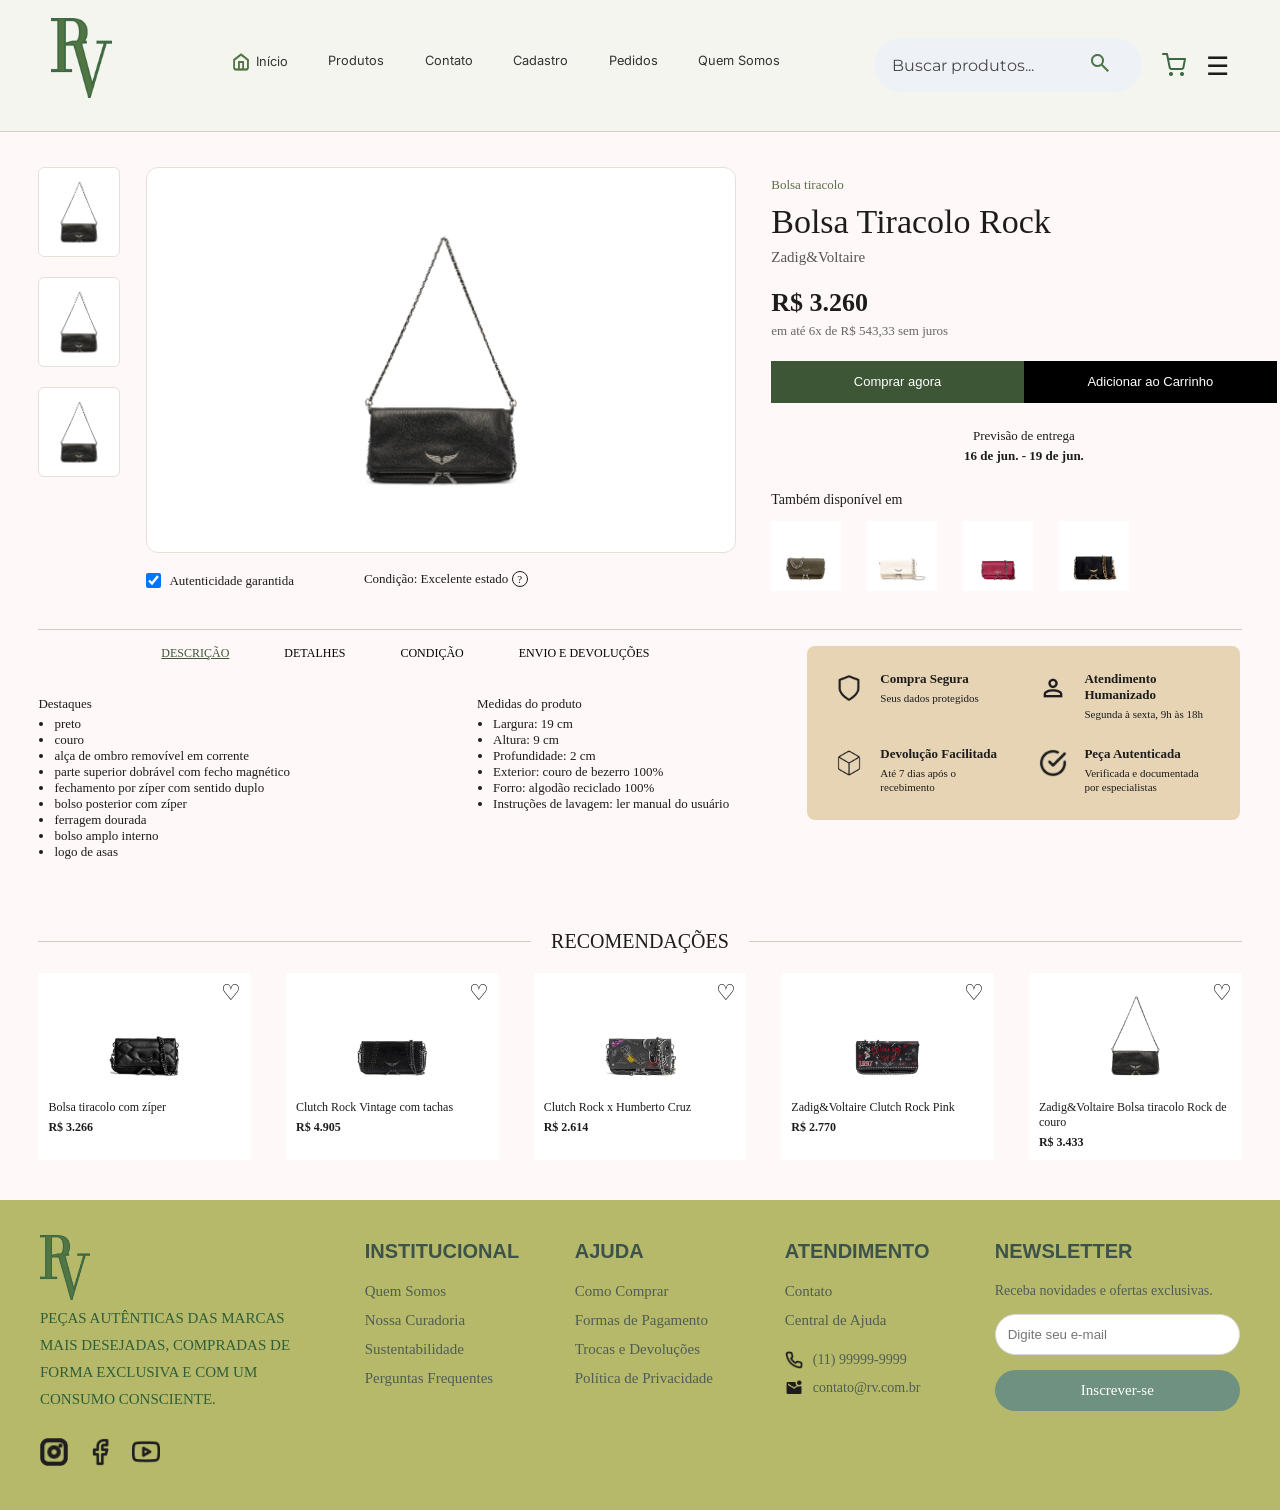
<file: Produtoselecionado.html>
<!DOCTYPE html>
<html lang="en">
<head>
    <meta charset="UTF-8">
    <meta name="viewport" content="width=device-width, initial-scale=1.0">
    <title>Document</title>
    <link href="https://fonts.googleapis.com/css2?family=Montserrat:wght@400;500&display=swap" rel="stylesheet">
    <link rel="preconnect" href="https://fonts.googleapis.com">
    <link rel="preconnect" href="https://fonts.gstatic.com" crossorigin>
    <link href="https://fonts.googleapis.com/css2?family=Inter:wght@100..900&display=swap" rel="stylesheet">
    <link rel="stylesheet" href="produtoselecionado.css">
</head>
<body>
        <header class="header">
                 <div class="logo"><img src="imagens/Vector.png" alt="logo Rv">
                </div>

                <nav class="menu">
                    <a href="index.html" class="inicio">
                        <img src="imagens/casinha.png" alt="Home">
                        Início</a>
                    <a href="produtos.html">Produtos</a>
                    <a href="contato.html">Contato</a>
                    <a href="cadastro.html">Cadastro</a>
                    <a href="pedidos.html">Pedidos</a>  
                    <a href="quemSomos.html">Quem Somos</a>

                </nav>

                <div class="acoes">
                    <form class="busca" action="#" method="get"> 
                        <input type="text" 
                        name="q"
                        placeholder="Buscar produtos...">
                       <a href="resultadoBusca.html" class="botao-pesquisa">
                            <img src="imagens/lupa.png" alt="Pesquisar">
                        </a>
                    </form> 
                    <a href="pedidos.html" class="btn-carrinho">
                     <img src="imagens/Shopping cart.png" alt="carrinho">
                   </a>
                    <div class="hamburguer">☰</div>
                </div>

        </header>
        <main class="pagina-produto">

    <section class="produto-topo">

        <div class="area-imagens">

            <div class="miniaturas">
                <div class="miniatura">
                    <img src="imagens/zadig tiracolo.webp" alt="Miniatura da bolsa">
                </div>

                <div class="miniatura">
                    <img src="imagens/zadig tiracolo.webp" alt="Miniatura da bolsa">
                </div>

                <div class="miniatura">
                    <img src="imagens/zadig tiracolo.webp" alt="Miniatura da bolsa">
                </div>
            </div>

            <div class="imagem-com-info">

                <div class="caixa-imagem-principal">
                    <img src="imagens/zadig tiracolo.webp" alt="Bolsa preta de luxo">
                </div>

                <div class="info-abaixo-imagem">
                    <label class="checkbox-info">
                        <input type="checkbox" checked>
                        <span>Autenticidade garantida</span>
                    </label>

                    <p>Condição: Excelente estado <span class="circulo-info">?</span></p>
                </div>

            </div>

        </div>

        <div class="info-produto">

            <p class="categoria">Bolsa tiracolo</p>

            <h1>Bolsa Tiracolo Rock</h1>

            <p class="marca">Zadig&Voltaire</p>

            <p class="preco">R$ 3.260</p>

            <p class="parcelamento">em até 6x de R$ 543,33 sem juros</p>

            <div class="botoes-compra">
                <button class="comprar">Comprar agora</button>
                <button class="carrinho">Adicionar ao Carrinho</button>
            </div>

            <div class="entrega">
                <p>Previsão de entrega</p>
                <strong>16 de jun. - 19 de jun.</strong>
            </div>

            <div class="tambem-disponivel">
                <p>Também disponível em</p>

                <div class="opcoes-cores">
                    <div class="opcao">
                        <img src="imagens/zadig marrom.webp" alt="Bolsa verde">
                    </div>

                    <div class="opcao">
                        <img src="imagens/zadig rosa claro.webp" alt="Bolsa branca">
                    </div>

                    <div class="opcao">
                        <img src="imagens/zadig pink.webp" alt="Bolsa rosa">
                    </div>

                    <div class="opcao">
                        <img src="imagens/adig gold.webp" alt="Bolsa preta">
                    </div>
                </div>
            </div>

        </div>

    </section>

    <section class="detalhes-produto">

        <div class="conteudo-detalhes">

            <div class="abas">
                <a href="#" class="aba-ativa">DESCRIÇÃO</a>
                <a href="#">DETALHES</a>
                <a href="#">CONDIÇÃO</a>
                <a href="#">ENVIO E DEVOLUÇÕES</a>
            </div>

            <div class="informacoes-grid">

                <div class="descricao">
                    <p>Destaques</p>

                    <ul>
                        <li>preto</li>
                        <li>couro</li>
                        <li>alça de ombro removível em corrente</li>
                        <li>parte superior dobrável com fecho magnético</li>
                        <li>fechamento por zíper com sentido duplo</li>
                        <li>bolso posterior com zíper</li>
                        <li>ferragem dourada</li>
                        <li>bolso amplo interno</li>
                        <li>logo de asas</li>
                    </ul>
                </div>

                <div class="medidas">
                    <p>Medidas do produto</p>

                    <ul>
                        <li>Largura: 19 cm</li>
                        <li>Altura: 9 cm</li>
                        <li>Profundidade: 2 cm</li>
                        <li>Exterior: couro de bezerro 100%</li>
                        <li>Forro: algodão reciclado 100%</li>
                        <li>Instruções de lavagem: ler manual do usuário</li>
                    </ul>
                </div>

            </div>

        </div>

       <div class="caixa-beneficios">

    <div class="beneficio">
        <div class="icone-beneficio">
            <img src="imagens/Shield.png" alt="Ícone de compra segura">
        </div>

        <div>
            <h3>Compra Segura</h3>
            <p>Seus dados protegidos</p>
        </div>
    </div>

    <div class="beneficio">
        <div class="icone-beneficio">
            <img src="imagens/person.png" alt="Ícone de atendimento humanizado">
        </div>

        <div>
            <h3>Atendimento Humanizado</h3>
            <p>Segunda à sexta, 9h às 18h</p>
        </div>
    </div>

    <div class="beneficio">
        <div class="icone-beneficio">
            <img src="imagens/Box.png" alt="Ícone de devolução facilitada">
        </div>

        <div>
            <h3>Devolução Facilitada</h3>
            <p>Até 7 dias após o recebimento</p>
        </div>
    </div>

    <div class="beneficio">
        <div class="icone-beneficio">
            <img src="imagens/Check circle.png" alt="Ícone de peça autenticada">
        </div>

        <div>
            <h3>Peça Autenticada</h3>
            <p>Verificada e documentada por especialistas</p>
        </div>
    </div>

</div>

    </section>

    <section class="recomendacoes">

        <div class="titulo-recomendacoes">
            <span></span>
            <h2>RECOMENDAÇÕES</h2>
            <span></span>
        </div>

        <div class="produtos-recomendados">

            <div class="card-produto">
                <button class="favorito">♡</button>
                <img src="imagens/zadig puffer1.webp" alt="Bolsa recomendada">
                <p>Bolsa tiracolo com zíper</p>
                <strong>R$ 3.266</strong>
            </div>

            <div class="card-produto">
                <button class="favorito">♡</button>
                <img src="imagens/zadig spike.webp" alt="Clutch recomendada">
                <p>Clutch Rock Vintage com tachas</p>
                <strong>R$ 4.905</strong>
            </div>

            <div class="card-produto">
                <button class="favorito">♡</button>
                <img src="imagens/zadig cinza decorada.webp" alt="Clutch recomendada">
                <p>Clutch Rock x Humberto Cruz</p>
                <strong>R$ 2.614</strong>
            </div>

            <div class="card-produto">
                <button class="favorito">♡</button>
                <img src="imagens/zadig punk.webp" alt="Clutch recomendada">
                <p>Zadig&Voltaire Clutch Rock Pink</p>
                <strong>R$ 2.770</strong>
            </div>

            <div class="card-produto">
                <button class="favorito">♡</button>
                <img src="imagens/zadig tiracolo.webp" alt="Bolsa recomendada">
                <p>Zadig&Voltaire Bolsa tiracolo Rock de couro</p>
                <strong>R$ 3.433</strong>
            </div>

        </div>

    </section>

</main>
        <footer class="rodape">

        <div class="footer-container">

                <!-- LOGO -->
                    <div class="footer-logo">

                        <img src="imagens/Vector.png" alt="Logo RV" class="logo-rv">
                         <p>
                            PEÇAS AUTÊNTICAS DAS MARCAS MAIS DESEJADAS,
                            COMPRADAS DE FORMA EXCLUSIVA E COM UM
                            CONSUMO CONSCIENTE.
                        </p>
                        <div class="redes-sociais">
                            <a href="#">
                                <img src="imagens/Instagram.png" alt="Instagram">
                            </a>
                            <a href="#">
                                <img src="imagens/Group 10.png" alt="Facebook">
                            </a>
                            <a href="#">
                                <img src="imagens/Group 9.png" alt="YouTube">
                            </a>
                        </div> 
                    </div>
        
                <!-- INSTITUCIONAL -->
                    <div class="footer-coluna">
                        <h3>INSTITUCIONAL</h3>
                        <a href="quemSomos.html">Quem Somos</a>
                        <a href="#">Nossa Curadoria</a>
                        <a href="#">Sustentabilidade</a>
                        <a href="#">Perguntas Frequentes</a>
                    </div>
                <!-- AJUDA -->
                    <div class="footer-coluna">
                        <h3>AJUDA</h3>
                        <a href="#">Como Comprar</a>
                        <a href="#">Formas de Pagamento</a>
                        <a href="#">Trocas e Devoluções</a>
                        <a href="#">Política de Privacidade</a>
                    </div>
                <!-- ATENDIMENTO -->
                    <div class="footer-coluna">
                        <h3>ATENDIMENTO</h3>
                        <a href="contato.html">Contato</a>
                        <a href="#">Central de Ajuda</a>
                        <div class="contato">
    
                            <div class="contato-item">
                             <img src="imagens/Phone.png" alt="Telefone">
                                <span>(11) 99999-9999</span>
                            </div>
                            <div class="contato-item">
                                <img src="imagens/mark_email_unread.png" alt="E-mail">
                                <span>contato@rv.com.br</span>
                            </div>    
                        </div>
                    </div>    
          
                     <!-- NEWSLETTER -->
                        <div class="footer-newsletter">
                         <h3>NEWSLETTER</h3>
                            <p>
                             Receba novidades e ofertas exclusivas.
                             </p>
                            <input type="email" placeholder="Digite seu e-mail">
                             <button>Inscrever-se</button>
                        </div>
        </div>
        </footer>
</body>
</html>
</file>
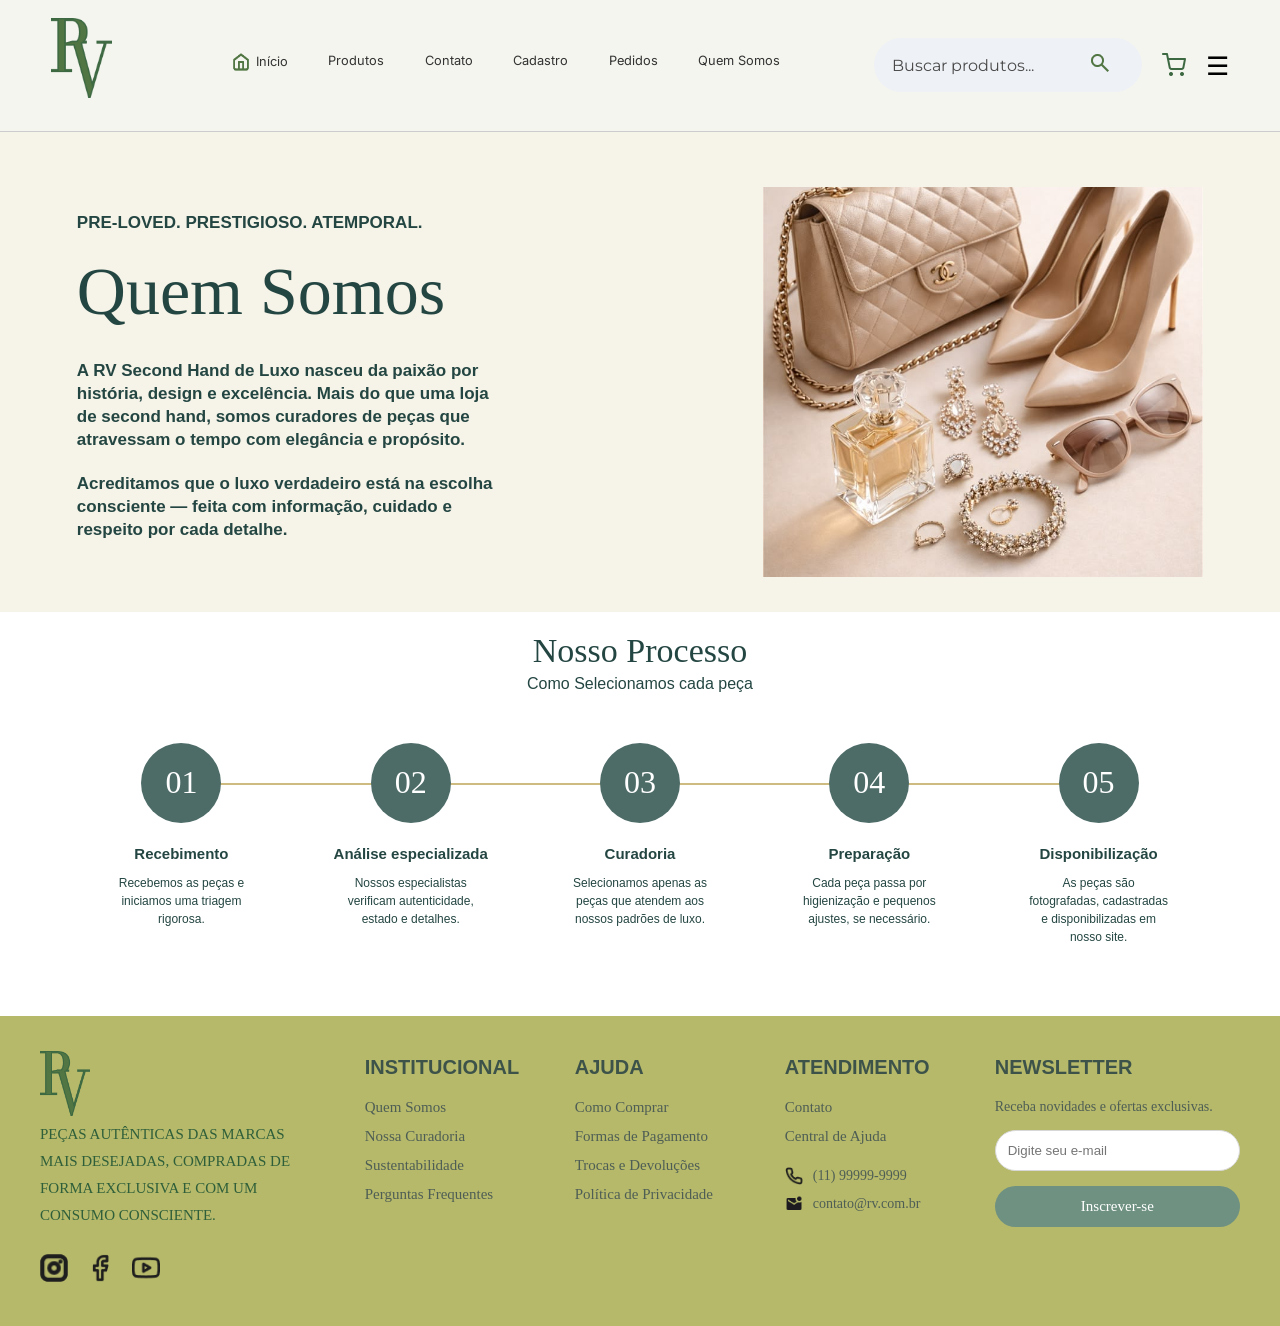
<file: quemSomos.html>
<!DOCTYPE html>
<html lang="en">
<head>
    <meta charset="UTF-8">
    <meta name="viewport" content="width=device-width, initial-scale=1.0">
    <title>Document</title>
    <link href="https://fonts.googleapis.com/css2?family=Montserrat:wght@400;500&display=swap" rel="stylesheet">
    <link rel="preconnect" href="https://fonts.googleapis.com">
    <link rel="preconnect" href="https://fonts.gstatic.com" crossorigin>
    <link href="https://fonts.googleapis.com/css2?family=Inter:wght@100..900&display=swap" rel="stylesheet">
    <link rel="stylesheet" href="quemSomos.css">
</head>
<body>
        <header class="header">
                 <div class="logo"><img src="imagens/Vector.png" alt="logo Rv">
                </div>

                <nav class="menu">
                    <a href="index.html" class="inicio">
                        <img src="imagens/casinha.png" alt="Home">
                        Início</a>
                    <a href="produtos.html">Produtos</a>
                    <a href="contato.html">Contato</a>
                    <a href="cadastro.html">Cadastro</a>
                    <a href="pedidos.html">Pedidos</a>  
                    <a href="#">Quem Somos</a>

                </nav>

                <div class="acoes">
                    <form class="busca" action="#" method="get"> 
                        <input type="text" 
                        name="q"
                        placeholder="Buscar produtos...">
                        <a href="resultadoBusca.html" class="botao-pesquisa">
                            <img src="imagens/lupa.png" alt="Pesquisar">
                        </a>
                    </form> 
                    <a href="pedidos.html" class="btn-carrinho">
                        <img src="imagens/Shopping cart.png" alt="carrinho">
                      </a>
                    <div class="hamburguer">☰</div>
                </div>

        </header>
        <section class="quem-somos">
                    <div class="texto-quem-somos">
                        <p class="subtitulo">PRE-LOVED. PRESTIGIOSO. ATEMPORAL.</p>

                        <h1>Quem Somos</h1>

                         <p>
                        A RV Second Hand de Luxo nasceu da paixão por história,
                        design e excelência. Mais do que uma loja de second hand,
                        somos curadores de peças que atravessam o tempo com
                        elegância e propósito.
                        </p>

                        <p>
                        Acreditamos que o luxo verdadeiro está na escolha consciente —
                        feita com informação, cuidado e respeito por cada detalhe.
                        </p>
                    </div>

                    <div class="imagem-quem-somos">
                            <img src="imagens/Imagem da pag quem somos.jpg" alt="Bolsa, sapatos e acessórios de luxo">
                    </div>
        </section>
        <section class="processo">
                    <div class="titulo-processo">
                        <h2>Nosso Processo</h2>
                        <p>Como Selecionamos cada peça</p>
                    </div>

                    <div class="etapas-processo">
                    <div class="etapa">
                    <div class="numero">01</div>
                        <h3>Recebimento</h3>
                        <p>Recebemos as peças e iniciamos uma triagem rigorosa.</p>
                    </div>

                    <div class="etapa">
                    <div class="numero">02</div>
                            <h3>Análise especializada</h3>
                            <p>Nossos especialistas verificam autenticidade, estado e detalhes.</p>
                    </div>

                    <div class="etapa">
                    <div class="numero">03</div>
                        <h3>Curadoria</h3>
                        <p>Selecionamos apenas as peças que atendem aos nossos padrões de luxo.</p>
                    </div>

                    <div class="etapa">
                    <div class="numero">04</div>
                        <h3>Preparação</h3>
                        <p>Cada peça passa por higienização e pequenos ajustes, se necessário.</p>
                    </div>

                    <div class="etapa">
                    <div class="numero">05</div>
                        <h3>Disponibilização</h3>
                        <p>As peças são fotografadas, cadastradas e disponibilizadas em nosso site.</p>
                    </div>
                </div>
        </section>
         <footer class="rodape">

        <div class="footer-container">

                <!-- LOGO -->
                    <div class="footer-logo">

                        <img src="imagens/Vector.png" alt="Logo RV" class="logo-rv">
                         <p>
                            PEÇAS AUTÊNTICAS DAS MARCAS MAIS DESEJADAS,
                            COMPRADAS DE FORMA EXCLUSIVA E COM UM
                            CONSUMO CONSCIENTE.
                        </p>
                        <div class="redes-sociais">
                            <a href="#">
                                <img src="imagens/Instagram.png" alt="Instagram">
                            </a>
                            <a href="#">
                                <img src="imagens/Group 10.png" alt="Facebook">
                            </a>
                            <a href="#">
                                <img src="imagens/Group 9.png" alt="YouTube">
                            </a>
                        </div> 
                    </div>
        
                <!-- INSTITUCIONAL -->
                    <div class="footer-coluna">
                        <h3>INSTITUCIONAL</h3>
                        <a href="quemSomos.html">Quem Somos</a>
                        <a href="#">Nossa Curadoria</a>
                        <a href="#">Sustentabilidade</a>
                        <a href="#">Perguntas Frequentes</a>
                    </div>
                <!-- AJUDA -->
                    <div class="footer-coluna">
                        <h3>AJUDA</h3>
                        <a href="#">Como Comprar</a>
                        <a href="#">Formas de Pagamento</a>
                        <a href="#">Trocas e Devoluções</a>
                        <a href="#">Política de Privacidade</a>
                    </div>
                <!-- ATENDIMENTO -->
                    <div class="footer-coluna">
                        <h3>ATENDIMENTO</h3>
                        <a href="contato.html">Contato</a>
                        <a href="#">Central de Ajuda</a>
                        <div class="contato">
    
                            <div class="contato-item">
                             <img src="imagens/Phone.png" alt="Telefone">
                                <span>(11) 99999-9999</span>
                            </div>
                            <div class="contato-item">
                                <img src="imagens/mark_email_unread.png" alt="E-mail">
                                <span>contato@rv.com.br</span>
                            </div>    
                        </div>
                    </div>    
          
                     <!-- NEWSLETTER -->
                        <div class="footer-newsletter">
                         <h3>NEWSLETTER</h3>
                            <p>
                             Receba novidades e ofertas exclusivas.
                             </p>
                            <input type="email" placeholder="Digite seu e-mail">
                             <button>Inscrever-se</button>
                        </div>
        </div>
        </footer>
</body>
</html>
</file>
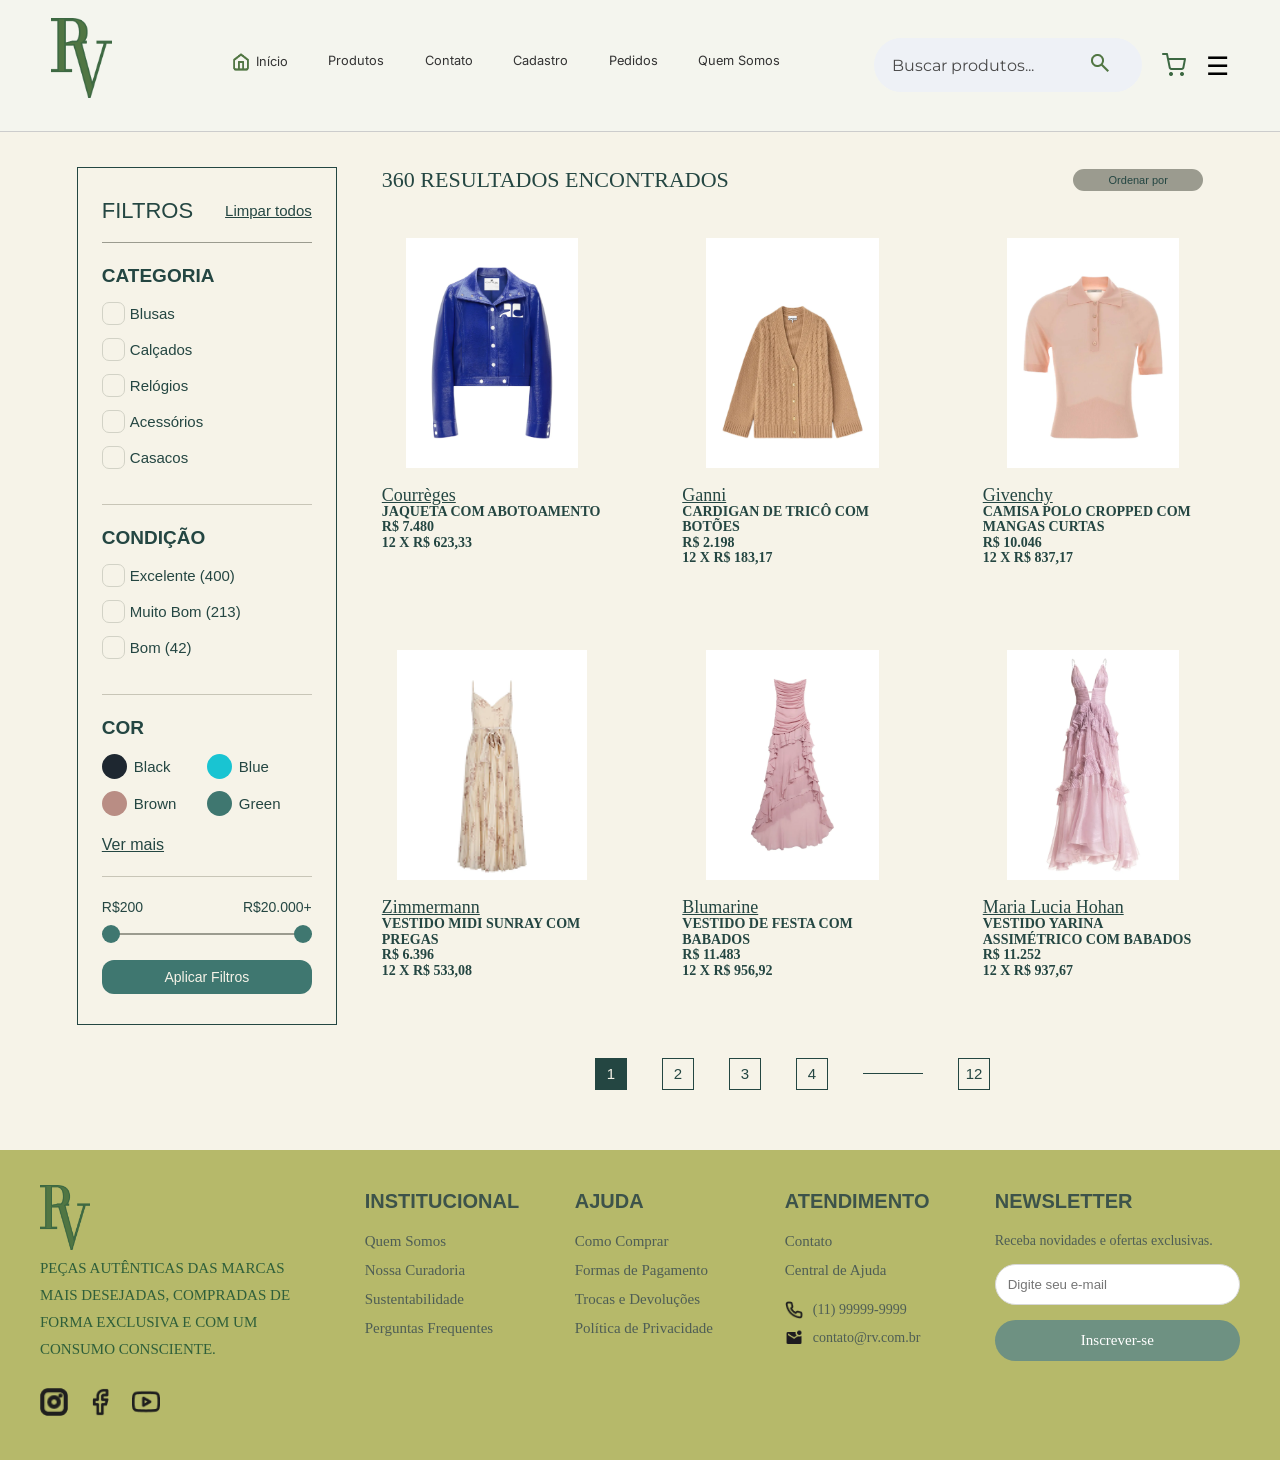
<file: resultadobusca.html>
<!DOCTYPE html>
<html lang="en">
<head>
    <meta charset="UTF-8">
    <meta name="viewport" content="width=device-width, initial-scale=1.0">
    <title>Document</title>
    <link href="https://fonts.googleapis.com/css2?family=Montserrat:wght@400;500&display=swap" rel="stylesheet">
    <link rel="preconnect" href="https://fonts.googleapis.com">
    <link rel="preconnect" href="https://fonts.gstatic.com" crossorigin>
    <link href="https://fonts.googleapis.com/css2?family=Inter:wght@100..900&display=swap" rel="stylesheet">
    <link rel="stylesheet" href="resultadobusca.css">
</head>
<body>
        <header class="header">
                 <div class="logo"><img src="imagens/Vector.png" alt="logo Rv">
                </div>

                <nav class="menu">
                    <a href="index.html" class="inicio">
                        <img src="imagens/casinha.png" alt="Home">
                        Início</a>
                    <a href="produtos.html">Produtos</a>
                    <a href="contato.html">Contato</a>
                    <a href="cadastro.html">Cadastro</a>
                    <a href="pedidos.html">Pedidos</a>  
                    <a href="quemSomos.html">Quem Somos</a>

                </nav>

                <div class="acoes">
                    <form class="busca" action="#" method="get"> 
                        <input type="text" 
                        name="q"
                        placeholder="Buscar produtos...">
                       <a href="resultadoBusca.html" class="botao-pesquisa">
                            <img src="imagens/lupa.png" alt="Pesquisar">
                        </a>
                    </form> 
                    <a href="pedidos.html" class="btn-carrinho">
                     <img src="imagens/Shopping cart.png" alt="carrinho">
                   </a>
                    <div class="hamburguer">☰</div>
                </div>

        </header>
        <main class="pagina-produtos">

            <aside class="filtros">
                <div class="topo-filtros">
                    <h2>FILTROS</h2>
                    <a href="#">Limpar todos</a>
                    </div>

                    <div class="grupo-filtro">
                        <h3>CATEGORIA</h3>

                        <label><span></span>Blusas</label>
                        <label><span></span>Calçados</label>
                        <label><span></span>Relógios</label>
                        <label><span></span>Acessórios</label>
                        <label><span></span>Casacos</label>
                    </div>

                    <div class="grupo-filtro">
                        <h3>CONDIÇÃO</h3>

                        <label><span></span>Excelente (400)</label>
                        <label><span></span>Muito Bom (213)</label>
                        <label><span></span>Bom (42)</label>
                    </div>

                    <div class="grupo-filtro">
                        <h3>COR</h3>

                        <div class="cores">
                            <p><span class="cor black"></span>Black</p>
                            <p><span class="cor blue"></span>Blue</p>
                            <p><span class="cor brown"></span>Brown</p>
                            <p><span class="cor green"></span>Green</p>
                    </div>

                <a class="ver-mais" href="#">Ver mais</a>
                </div>

                    <div class="preco">
                        <div class="valores">
                            <p>R$200</p>
                            <p>R$20.000+</p>
                    </div>

      <div class="linha-preco">
        <span></span>
        <span></span>
      </div>

      <button>Aplicar Filtros</button>
    </div>
  </aside>

  <section class="area-produtos">
    <div class="topo-produtos">
      <h1>360 RESULTADOS ENCONTRADOS</h1>
      <button>Ordenar por</button>
    </div>

    <div class="grid-produtos">

      <div class="produto">
        <img src="imagens/courreges.webp" alt="Jaqueta azul Courrèges">
        <h2>Courrèges</h2>
        <p>Jaqueta com abotoamento</p>
        <strong>R$ 7.480</strong>
        <p>12 x R$ 623,33</p>
      </div>

      <div class="produto">
        <img src="imagens/Ganni.webp" alt="Cardigan Ganni">
        <h2>Ganni</h2>
        <p>Cardigan de tricô com botões</p>
        <strong>R$ 2.198</strong>
        <p>12 x R$ 183,17</p>
      </div>

      <div class="produto">
        <img src="imagens/givenchy.webp" alt="Camisa Givenchy">
        <h2>Givenchy</h2>
        <p>Camisa polo cropped com mangas curtas</p>
        <strong>R$ 10.046</strong>
        <p>12 x R$ 837,17</p>
      </div>

      <div class="produto">
        <img src="imagens/zimmermman.png" alt="Vestido Zimmermann">
        <h2>Zimmermann</h2>
        <p>Vestido midi Sunray com pregas</p>
        <strong>R$ 6.396</strong>
        <p>12 x R$ 533,08</p>
      </div>

      <div class="produto">
        <img src="imagens/blumarine.webp" alt="Vestido Blumarine">
        <h2>Blumarine</h2>
        <p>Vestido de festa com babados</p>
        <strong>R$ 11.483</strong>
        <p>12 x R$ 956,92</p>
      </div>

      <div class="produto">
        <img src="imagens/maria lucia.webp" alt="Vestido Maria Lucia Hohan">
        <h2>Maria Lucia Hohan</h2>
        <p>Vestido Yarina assimétrico com babados</p>
        <strong>R$ 11.252</strong>
        <p>12 x R$ 937,67</p>
      </div>

    </div>

    <div class="paginacao">
      <button class="ativo">1</button>
      <button>2</button>
      <button>3</button>
      <button>4</button>
      <span></span>
      <button>12</button>
    </div>
  </section>

</main>
         <footer class="rodape">

        <div class="footer-container">

                <!-- LOGO -->
                    <div class="footer-logo">

                        <img src="imagens/Vector.png" alt="Logo RV" class="logo-rv">
                         <p>
                            PEÇAS AUTÊNTICAS DAS MARCAS MAIS DESEJADAS,
                            COMPRADAS DE FORMA EXCLUSIVA E COM UM
                            CONSUMO CONSCIENTE.
                        </p>
                        <div class="redes-sociais">
                            <a href="#">
                                <img src="imagens/Instagram.png" alt="Instagram">
                            </a>
                            <a href="#">
                                <img src="imagens/Group 10.png" alt="Facebook">
                            </a>
                            <a href="#">
                                <img src="imagens/Group 9.png" alt="YouTube">
                            </a>
                        </div> 
                    </div>
        
                <!-- INSTITUCIONAL -->
                    <div class="footer-coluna">
                        <h3>INSTITUCIONAL</h3>
                        <a href="quemSomos.html">Quem Somos</a>
                        <a href="#">Nossa Curadoria</a>
                        <a href="#">Sustentabilidade</a>
                        <a href="#">Perguntas Frequentes</a>
                    </div>
                <!-- AJUDA -->
                    <div class="footer-coluna">
                        <h3>AJUDA</h3>
                        <a href="#">Como Comprar</a>
                        <a href="#">Formas de Pagamento</a>
                        <a href="#">Trocas e Devoluções</a>
                        <a href="#">Política de Privacidade</a>
                    </div>
                <!-- ATENDIMENTO -->
                    <div class="footer-coluna">
                        <h3>ATENDIMENTO</h3>
                        <a href="contato.html">Contato</a>
                        <a href="#">Central de Ajuda</a>
                        <div class="contato">
    
                            <div class="contato-item">
                             <img src="imagens/Phone.png" alt="Telefone">
                                <span>(11) 99999-9999</span>
                            </div>
                            <div class="contato-item">
                                <img src="imagens/mark_email_unread.png" alt="E-mail">
                                <span>contato@rv.com.br</span>
                            </div>    
                        </div>
                    </div>    
          
                     <!-- NEWSLETTER -->
                        <div class="footer-newsletter">
                         <h3>NEWSLETTER</h3>
                            <p>
                             Receba novidades e ofertas exclusivas.
                             </p>
                            <input type="email" placeholder="Digite seu e-mail">
                             <button>Inscrever-se</button>
                        </div>
        </div>
        </footer>
</body>
</html>
</file>
<file: style.css>
.header {
  display: grid;
  grid-template-columns: auto 1fr auto auto;
  align-items: center;
  width: 100%;

  padding: 2vh 4%;
  box-sizing: border-box;
  background-color: #f4f5ee;
  border-bottom: 1px solid #ccc;
  font-family: 'Inter', sans-serif;
}

.logo {
  font-size: 60px;
  color: #2f5f3a;
  font-family: serif;
}
.logo img {
    width: 70%;
    max-width: 90px;
    height: auto;
}

.menu {
  display: flex;
  justify-content: center;
  gap: 15px;
}

.menu a {
    white-space: nowrap;

  text-decoration: none;
  color: #333;
  font-size: 14px;
  padding-bottom: 5px;
  border-bottom: 2px solid transparent;
  transition: all 0.3s ease;

  margin: 0 1vw;
  font-size: 1vw;
}

.menu a:hover {
    color: #2f5f3a;
    border-bottom: 2px solid #2f5f3a;

}
/*Img de decoração do header*/
.inicio {
    display: flex;
    align-items: center;
    gap: 6px;
}

.inicio img {
    width: 18px;
    height: 18px;
}

.acoes{
   display: flex;
    align-items: center;
    gap: 20px;
}
.btn-carrinho {
    display: flex;
    align-items: center;
}

.btn-carrinho img {
    width: 24px;
    height: 24px;
    cursor: pointer;
}

.btn-carrinho:hover img {
    transform: scale(1.1);
}
.hamburguer {
    font-size: 28px;
    cursor: pointer;
}

.busca {
    width: 100%;
    max-width: 330px;
    height: 6vh;


  display: flex;
  align-items: center;

  background-color: #EEF1F6;
  padding: 0 5%;
  border-radius: 999px;
}

.busca input {
    flex: 1;

  border: none;
  outline: none;
  background: transparent;
  font-size: 16px;
  font-family: 'Montserrat', sans-serif;
  width: 100%;

  color: #2D2D2D;
}
.busca input::placeholder {
    color: #4A4A4A;
}
.botao-busca {
    border: none;
    background: transparent;

    display: flex;
    align-items: center;
    justify-content: center;

    cursor: pointer;
}

.botao-busca img {
    width: 2vw;
    max-width: 28px;
    min-width: 18px;
    margin-right: 1vw;

    height: 28px;
    object-fit: contain;
}
.hamburguer {
  font-size: 2vw;
  cursor: pointer;
}
/*bolsa de luxo e inicio do corpo do site*/
.hero-luxo {
    display: flex;
    align-items: flex-start;
    justify-content: space-between;
    background-color: #f7f3e8;
    padding: 20px 80px 60px;
    gap: 40px;
}

.hero-texto {
    width: 50%;
}

.hero-subtitulo {
    font-family: "Bodoni Moda SC", serif;
    font-size: 16px;
    color: #1f3f3a;
    letter-spacing: 2px;
    color: #1f3f3a;
    margin: 0 0 10px;
}
.hero-linha {
    width: 180px;
    height: 2px;
    background-color: #B6B96A;
    margin: 0 0 18px;
}

.hero-texto h1 {
    font-family: "Bodoni Moda SC", serif;
    font-size: 96px;
    line-height: 0.9;
    color: #1f3f3a;
    margin-bottom: 0 0 18px;
}

.hero-descricao { 
    font-family: "Bodoni Moda SC", serif;
    font-size: 16px;
    color: #1f3f3a;
    max-width: 420px;
    margin-bottom: 25px;
}

.botao-produtos {
    display: inline-block;
    background-color: #315f4c;
    color: white;
    padding: 12px 32px;
    text-decoration: none;
    font-size: 15px;
    border-radius: 2px;
}

.hero-imagem {
    width: 50%;
}

.hero-imagem img {
    width: 100%;
    max-width: 430px;
    object-fit: cover;
    display: block;
}

.selos {
    display: grid;
    grid-template-columns: repeat(4, 1fr);
    text-align: center;
    gap: 30px;
    background-color: #F3F2E2;
    padding: 50px 80px;
}
.selo {
    text-align: center;
    padding: 0 30px;
    position: relative;
}  

.selo:not(:last-child)::after {
    content: "";
    position: absolute;
    top: 15%;
    right: 0;
    width: 1px;
    height: 70%;
    background-color: #D6D1BE;

}
.selo img {
    width: 42px;
    height: auto;
    margin-bottom: 15px;
}

.selo h3 {
    font-family: "Almarai", sans-serif;
    font-size: 15px;
    color: #1f3f3a;
    margin-bottom: 12px;
}

.selo p {
    font-family: "Abhaya Libre", serif;
    font-size: 15px;
    color: #1f3f3a;
    line-height: 1.4;
}

/*corpo do site*/ 
.pecas-selecionadas {
    background-color: #f7f3e8;
    text-align: center;
    padding: 50px 0;
}
.pecas-container {
    width: 100%;
    background-color: #ffffff;
    text-align: center;
    padding: 45px 45px 50px;
    box-sizing: border-box;
}
.pecas-container h2 {
    font-family: "Abhaya Libre", serif;
    font-size: 20px;
    font-weight: 400;
    color: #1f3f3a;
    margin-bottom: 4px;
}
.pecas-container h3{
    font-family: "Bodoni Moda SC", serif;
    font-size: 32px;
    font-weight: 300;
    color: #1f3f3a;
    margin: 5px 0 10px;

}
.pecas-selecionadas h2 {
    font-family: "Bodoni Moda SC", serif;
    font-size: 42px;
    line-height: 1.1;
    color: #1f3f3a;
    margin-bottom: 12px;
}
.linha-dourada {
    width: 220px;
    height: 1px;
    background-color: #B6B96A;
    margin: 14px auto 18px auto;
}

.subtitulo-pecas {
    font-family: "Abhaya Libre", serif;
    font-size: 15px;
    color: #1f3f3a;
    margin-bottom: 35px;
}

.produtos-destaque {
    display: grid;
    grid-template-columns: repeat(4, 1fr);
    gap: 28px;
    align-items: start;
}

.produto-card {
    position: relative;
    min-height: 360px;
    text-align: center;
}

.produto-card img {
    width: 100%;
    max-width: 230px;
    height: 230px;
    object-fit: contain;
}

.produto-card h3 {
    font-family: "Bodoni Moda SC", serif;
    font-size: 18px;
    color: #1f3f3a;
    margin-top: 16px;
}
.produto-card h4 {
    font-family: "Bodoni Moda SC", serif;
    font-size: 16px;
    color: #1f3f3a;
    margin: 8px 0 4px;
}

.produto-card p {
    font-family: "Abhaya Libre", serif;
    font-size: 15px;
    color: #1f3f3a;
}

.produto-card strong {
    font-family: "Abhaya Libre", serif;
    font-size: 16px;
    color: #1f3f3a;
}

.imagem-produto {
    width: 100%;
    max-width: 180px;
    height: 190px;
    object-fit: contain;
    display: block;
    margin: 25px auto 12px;
}

.tag {
    position: absolute;
    top: 0;
    left: 18px;
    background-color: #315f4c;
    color: white;
    font-family: "Abhaya Libre", serif;
    font-size: 12px;
    padding: 4px 10px;
}

.desconto {
    background-color: #B6B96A;
    color: #1f3f3a;
}

.favorito {
    position: absolute;
    top: 0;
    right: 60px;
    background: none;
    border: none;
    font-size: 24px;
    cursor: pointer;
    color: #1f3f3a;
}

.ver-todos {
    display: inline-block;
    margin-top: 40px;
    padding: 10px 28px;
    border: 1px solid #1f3f3a;
    color: #1f3f3a;
    text-decoration: none;
    font-family: "Abhaya Libre", serif;
    font-size: 15px;
}


/*footer */
*{
    margin:0;
    padding:0;
    box-sizing:border-box;
}

body{
    font-family: Georgia, serif;
}

.rodape{
    background:#B6B96A;
    padding:40px;
}

.footer-container{
    display:flex;
    justify-content:space-between;
    align-items:flex-start;
    gap:50px;
}

/* LOGO */

.footer-logo{
    width:280px;
}

.logo-rv{
    width:50px;
    height: auto;
    display: block;
    margin-bottom: 5px;
    margin-top: -5px;
}

.footer-logo p{
    color:#2f5f3a;
    font-family: "Bodoni Moda SC" ,serif;
    font-size:15px;
    line-height:1.8;
    margin-bottom:25px;
}

.redes-sociais{
    display:flex;
    gap:18px;
}

.redes-sociais img{
    width:28px;
    height:28px;
    object-fit:contain;
    cursor:pointer;
}

/* COLUNAS */

.footer-coluna a,
.footer-newsletter p,
.contato span,
.footer-newsletter button {
    font-family: "Abhaya Libre", serif;
    font-size: 15px;
}

.footer-coluna h3,
.footer-newsletter h3 {
    font-family: "Almarai", sans-serif;
    font-size: 15px;
}

.footer-coluna{
    display:flex;
    flex-direction:column;
    min-width:160px;
}

.footer-coluna h3{
    color:#3D534A;
    margin-bottom:20px;
    font-size:20px;
    font-weight:600;
}

.footer-coluna a{
    text-decoration:none;
    color:#4F5E55;
    margin-bottom:12px;
    font-size:15px;
}

.footer-coluna a:hover{
    text-decoration:underline;
}

/* CONTATO */

.contato{
    margin-top:10px;
}

.contato-item{
    display:flex;
    align-items:center;
    gap:10px;
    margin-bottom:10px;
}

.contato-item img{
    width:18px;
    height:18px;
}

.contato-item span{
    font-size:14px;
    color:#4F5E55;
}

/* NEWSLETTER */

.footer-newsletter{
    width:250px;
}

.footer-newsletter h3{
    color:#3D534A;
    margin-bottom:20px;
    font-size:20px;
}

.footer-newsletter p{
    color:#4F5E55;
    font-size:14px;
    margin-bottom:15px;
}

.footer-newsletter input{
    width:100%;
    padding:12px;
    border:1px solid #D7D7D7;
    border-radius:25px;
    margin-bottom:15px;
    outline:none;
}

.footer-newsletter button{
    width:100%;
    padding:12px;
    border:none;
    border-radius:25px;
    background:#6E9182;
    color:white;
    font-size:15px;
    cursor:pointer;
}

.footer-newsletter button:hover{
    background:#5D7F71;
}
</file>
<file: cadastro.css>
.header {
  display: grid;
  grid-template-columns: auto 1fr auto auto;
  align-items: center;
  width: 100%;

  padding: 2vh 4%;
  box-sizing: border-box;
  background-color: #f4f5ee;
  border-bottom: 1px solid #ccc;
  font-family: 'Inter', sans-serif;
}

.logo {
  font-size: 60px;
  color: #2f5f3a;
  font-family: serif;
}
.logo img {
    width: 70%;
    max-width: 90px;
    height: auto;
}

.menu {
  display: flex;
  justify-content: center;
  gap: 15px;
}

.menu a {
    white-space: nowrap;

  text-decoration: none;
  color: #333;
  font-size: 14px;
  padding-bottom: 5px;
  border-bottom: 2px solid transparent;
  transition: all 0.3s ease;

  margin: 0 1vw;
  font-size: 1vw;
}

.menu a:hover {
    color: #2f5f3a;
    border-bottom: 2px solid #2f5f3a;

}
/*Img de decoração do header*/
.inicio {
    display: flex;
    align-items: center;
    gap: 6px;
}

.inicio img {
    width: 18px;
    height: 18px;
}

.acoes{
   display: flex;
    align-items: center;
    gap: 20px;
}
.btn-carrinho {
    display: flex;
    align-items: center;
}

.btn-carrinho img {
    width: 24px;
    height: 24px;
    cursor: pointer;
}

.btn-carrinho:hover img {
    transform: scale(1.1);
}
.hamburguer {
    font-size: 28px;
    cursor: pointer;
}

.busca {
    width: 100%;
    max-width: 330px;
    height: 6vh;


  display: flex;
  align-items: center;

  background-color: #EEF1F6;
  padding: 0 5%;
  border-radius: 999px;
}

.busca input {
    flex: 1;

  border: none;
  outline: none;
  background: transparent;
  font-size: 16px;
  font-family: 'Montserrat', sans-serif;
  width: 100%;

  color: #2D2D2D;
}
.busca input::placeholder {
    color: #4A4A4A;
}
.botao-busca {
    border: none;
    background: transparent;

    display: flex;
    align-items: center;
    justify-content: center;

    cursor: pointer;
}

.botao-busca img {
    width: 2vw;
    max-width: 28px;
    min-width: 18px;
    margin-right: 1vw;

    height: 28px;
    object-fit: contain;
}
.hamburguer {
  font-size: 2vw;
  cursor: pointer;
}
.pagina-cadastro {
    width: 100%;
    min-height: 760px;
    background-image: url("imagens/img\ pagina\ de\ cadastro.png");
    background-size: cover;
    background-position: center;
    background-repeat: no-repeat;

    display: grid;
    grid-template-columns: 48% 52%;
    padding: 30px 45px;
    font-family: Arial, Helvetica, sans-serif;
}

/* lado esquerdo */

.lado-cadastro {
    padding-top: 10px;
    color: #1d1d1d;
}

.boas-vindas {
    font-family: Georgia, serif;
    font-size: 26px;
    line-height: 0.9;
    margin-bottom: 30px;
}

.lado-cadastro h1 {
    font-family: Georgia, serif;
    font-size: 30px;
    font-weight: normal;
    margin-bottom: 8px;
}

.texto-cadastro {
    font-size: 12px;
    line-height: 1.2;
    margin-bottom: 35px;
}

.beneficios-cadastro {
    display: grid;
    gap: 18px;
    margin-top: 35px;
}

.beneficio-cadastro {
    display: grid;
    grid-template-columns: 28px 1fr;
    gap: 10px;
    align-items: center;
}

.beneficio-cadastro img {
    width: 22px;
    height: 22px;
    object-fit: contain;
}

.beneficio-cadastro h3 {
    font-size: 12px;
    margin-bottom: 2px;
}

.beneficio-cadastro p {
    font-size: 10px;
}

/* formulário */

.area-formulario-cadastro {
    display: grid;
    justify-items: center;
    align-items: start;
}

.formulario-cadastro {
    width: 430px;
    background-color: white;
    border-radius: 10px;
    padding: 18px 20px 22px;
}

.formulario-cadastro h2 {
    font-family: Georgia, serif;
    font-size: 19px;
    margin-bottom: 14px;
    font-weight: bold;
}

.linha-form {
    display: grid;
    grid-template-columns: 1fr 1fr;
    gap: 18px;
}

.campo {
    margin-bottom: 12px;
}

.campo label {
    display: block;
    font-family: Georgia, serif;
    font-size: 10px;
    margin-bottom: 5px;
    color: #111;
}

.campo input,
.campo select {
    width: 100%;
    height: 26px;
    border: 1px solid #555;
    border-radius: 5px;
    padding: 0 8px;
    font-size: 10px;
    background-color: white;
    outline: none;
}

.campo input::placeholder {
    color: #b7b7b7;
}

.pequeno button {
    width: 100%;
    height: 26px;
    background-color: #e8d9b8;
    border: none;
    border-radius: 5px;
    font-size: 10px;
    cursor: pointer;
}

.termos {
    display: grid;
    grid-template-columns: 14px 1fr;
    gap: 6px;
    align-items: center;
    font-size: 9px;
    margin: 5px 0 12px;
}

.termos input {
    width: 12px;
    height: 12px;
}

.botao-criar {
    width: 100%;
    height: 28px;
    background-color: #3c7548;
    color: white;
    border: none;
    border-radius: 3px;
    font-family: Georgia, serif;
    font-size: 10px;
    cursor: pointer;
}

.login {
    text-align: center;
    font-size: 10px;
    margin-top: 12px;
}

.login a {
    color: #3c7548;
    text-decoration: underline;
}
/*footer */
*{
    margin:0;
    padding:0;
    box-sizing:border-box;
}

body{
    font-family: Georgia, serif;
}

.rodape{
    background:#B6B96A;
    padding:40px;
}

.footer-container{
    display:flex;
    justify-content:space-between;
    align-items:flex-start;
    gap:50px;
}

/* LOGO */

.footer-logo{
    width:280px;
}

.logo-rv{
    width:50px;
    height: auto;
    display: block;
    margin-bottom: 5px;
    margin-top: -5px;
}

.footer-logo p{
    color:#2f5f3a;
    font-family: "Bodoni Moda SC" ,serif;
    font-size:15px;
    line-height:1.8;
    margin-bottom:25px;
}

.redes-sociais{
    display:flex;
    gap:18px;
}

.redes-sociais img{
    width:28px;
    height:28px;
    object-fit:contain;
    cursor:pointer;
}

/* COLUNAS */

.footer-coluna a,
.footer-newsletter p,
.contato span,
.footer-newsletter button {
    font-family: "Abhaya Libre", serif;
    font-size: 15px;
}

.footer-coluna h3,
.footer-newsletter h3 {
    font-family: "Almarai", sans-serif;
    font-size: 15px;
}

.footer-coluna{
    display:flex;
    flex-direction:column;
    min-width:160px;
}

.footer-coluna h3{
    color:#3D534A;
    margin-bottom:20px;
    font-size:20px;
    font-weight:600;
}

.footer-coluna a{
    text-decoration:none;
    color:#4F5E55;
    margin-bottom:12px;
    font-size:15px;
}

.footer-coluna a:hover{
    text-decoration:underline;
}

/* CONTATO */

.contato{
    margin-top:10px;
}

.contato-item{
    display:flex;
    align-items:center;
    gap:10px;
    margin-bottom:10px;
}

.contato-item img{
    width:18px;
    height:18px;
}

.contato-item span{
    font-size:14px;
    color:#4F5E55;
}

/* NEWSLETTER */

.footer-newsletter{
    width:250px;
}

.footer-newsletter h3{
    color:#3D534A;
    margin-bottom:20px;
    font-size:20px;
}

.footer-newsletter p{
    color:#4F5E55;
    font-size:14px;
    margin-bottom:15px;
}

.footer-newsletter input{
    width:100%;
    padding:12px;
    border:1px solid #D7D7D7;
    border-radius:25px;
    margin-bottom:15px;
    outline:none;
}

.footer-newsletter button{
    width:100%;
    padding:12px;
    border:none;
    border-radius:25px;
    background:#6E9182;
    color:white;
    font-size:15px;
    cursor:pointer;
}

.footer-newsletter button:hover{
    background:#5D7F71;
}
</file>
<file: contato.css>
.header {
  display: grid;
  grid-template-columns: auto 1fr auto auto;
  align-items: center;
  width: 100%;

  padding: 2vh 4%;
  box-sizing: border-box;
  background-color: #f4f5ee;
  border-bottom: 1px solid #ccc;
  font-family: 'Inter', sans-serif;
}

.logo {
  font-size: 60px;
  color: #2f5f3a;
  font-family: serif;
}
.logo img {
    width: 70%;
    max-width: 90px;
    height: auto;
}

.menu {
  display: flex;
  justify-content: center;
  gap: 15px;
}

.menu a {
    white-space: nowrap;

  text-decoration: none;
  color: #333;
  font-size: 14px;
  padding-bottom: 5px;
  border-bottom: 2px solid transparent;
  transition: all 0.3s ease;

  margin: 0 1vw;
  font-size: 1vw;
}

.menu a:hover {
    color: #2f5f3a;
    border-bottom: 2px solid #2f5f3a;

}
/*Img de decoração do header*/
.inicio {
    display: flex;
    align-items: center;
    gap: 6px;
}

.inicio img {
    width: 18px;
    height: 18px;
}

.acoes{
   display: flex;
    align-items: center;
    gap: 20px;
}
.btn-carrinho {
    display: flex;
    align-items: center;
}

.btn-carrinho img {
    width: 24px;
    height: 24px;
    cursor: pointer;
}

.btn-carrinho:hover img {
    transform: scale(1.1);
}
.hamburguer {
    font-size: 28px;
    cursor: pointer;
}

.busca {
    width: 100%;
    max-width: 330px;
    height: 6vh;


  display: flex;
  align-items: center;

  background-color: #EEF1F6;
  padding: 0 5%;
  border-radius: 999px;
}

.busca input {
    flex: 1;

  border: none;
  outline: none;
  background: transparent;
  font-size: 16px;
  font-family: 'Montserrat', sans-serif;
  width: 100%;

  color: #2D2D2D;
}
.busca input::placeholder {
    color: #4A4A4A;
}
.botao-busca {
    border: none;
    background: transparent;

    display: flex;
    align-items: center;
    justify-content: center;

    cursor: pointer;
}

.botao-busca img {
    width: 2vw;
    max-width: 28px;
    min-width: 18px;
    margin-right: 1vw;

    height: 28px;
    object-fit: contain;
}
.hamburguer {
  font-size: 2vw;
  cursor: pointer;
}
.pagina-contato{
    width:100%;
    height:760px;
    display:grid;
    grid-template-columns:45% 55%;
    padding:45px 60px;

    background-image:
        linear-gradient(rgba(70,65,58,.35),rgba(70,65,58,.35)),
        url("imagens/img\ pag\ contato.jpg");

    background-repeat:no-repeat;
    background-position:center;
    background-size:cover;

    font-family: Arial, Helvetica, sans-serif;
}
/*LADO ESQUERDO */

.lado-esquerdo{
    color:#ffffff;
    padding-top:10px;
}

.texto-topo{
    font-family:Georgia, serif;
    font-size:20px;
    line-height:1.1;
    color:#1d1d1d;
    text-align:center;
    width:360px;
    margin-bottom:25px;
}

.lado-esquerdo h1{
    font-family:Georgia, serif;
    font-size:30px;
    color:#ffffff;
    margin-bottom:30px;
}

.texto-descricao{
    font-family:Georgia, serif;
    font-size:19px;
    color:#ffffff;
    line-height:1.1;
    margin-bottom:40px;
}

.area-contatos{
    display:grid;
    row-gap:14px;
}

.contato-item{
    display:grid;
    grid-template-columns:30px auto;
    column-gap:10px;
    align-items:flex-start;
}

.icone{
    width:24px;
    height:24px;
    background:#4f7844;
    border-radius:50%;
    display:flex;
    justify-content:center;
    align-items:center;
}

.icone img{
    width:14px;
    height:14px;
    object-fit:contain;
}

.contato-texto h3{
    font-size:13px;
    color:#4f7844;
    margin-bottom:2px;
}

.contato-texto p{
    font-size:13px;
    color:#202020;
    line-height:1.2;
}

/* LADO DIREITO */

.lado-direito{
    display:flex;
    justify-content:center;
    align-items:flex-start;
}

.formulario-caixa{
    width:430px;
    background:#ffffff;
    border-radius:10px;
    padding:18px;
}

.formulario-caixa h2{
    font-family:Georgia, serif;
    font-size:18px;
    margin-bottom:20px;
    color:#1d1d1d;
}

/* ---------- FORMULÁRIO ---------- */

.linha-inputs{
    display:grid;
    grid-template-columns:1fr 1fr;
    column-gap:40px;
}

.campo{
    margin-bottom:16px;
}

.campo label{
    display:block;
    font-family:Georgia, serif;
    font-size:10px;
    margin-bottom:6px;
    color:#1d1d1d;
}

.campo input{
    width:100%;
    height:28px;
    border:1px solid #777;
    border-radius:5px;
    padding:0 10px;
    font-size:10px;
    outline:none;
    background:#ffffff;
}

.campo input::placeholder{
    color:#bdbdbd;
}

.titulo-mensagem{
    font-size:15px !important;
    margin-top:5px;
}

.campo textarea{
    width:100%;
    height:110px;
    border:1px solid #777;
    border-radius:5px;
    padding:10px;
    resize:none;
    outline:none;
    font-size:10px;
    font-family:Arial, Helvetica, sans-serif;
}

.campo textarea::placeholder{
    color:#bdbdbd;
}

.formulario-caixa button{
    width:100%;
    height:30px;
    background:#3f6e42;
    color:#ffffff;
    border:none;
    border-radius:3px;
    cursor:pointer;
    font-size:10px;
    font-family:Georgia, serif;
    transition:.2s;
}

.formulario-caixa button:hover{
    background:#2f5832;
}
/*footer */
*{
    margin:0;
    padding:0;
    box-sizing:border-box;
}

body{
    font-family: Georgia, serif;
}

.rodape{
    background:#B6B96A;
    padding:40px;
}

.footer-container{
    display:flex;
    justify-content:space-between;
    align-items:flex-start;
    gap:50px;
}

/* LOGO */

.footer-logo{
    width:280px;
}

.logo-rv{
    width:50px;
    height: auto;
    display: block;
    margin-bottom: 5px;
    margin-top: -5px;
}

.footer-logo p{
    color:#2f5f3a;
    font-family: "Bodoni Moda SC" ,serif;
    font-size:15px;
    line-height:1.8;
    margin-bottom:25px;
}

.redes-sociais{
    display:flex;
    gap:18px;
}

.redes-sociais img{
    width:28px;
    height:28px;
    object-fit:contain;
    cursor:pointer;
}

/* COLUNAS */

.footer-coluna a,
.footer-newsletter p,
.contato span,
.footer-newsletter button {
    font-family: "Abhaya Libre", serif;
    font-size: 15px;
}

.footer-coluna h3,
.footer-newsletter h3 {
    font-family: "Almarai", sans-serif;
    font-size: 15px;
}

.footer-coluna{
    display:flex;
    flex-direction:column;
    min-width:160px;
}

.footer-coluna h3{
    color:#3D534A;
    margin-bottom:20px;
    font-size:20px;
    font-weight:600;
}

.footer-coluna a{
    text-decoration:none;
    color:#4F5E55;
    margin-bottom:12px;
    font-size:15px;
}

.footer-coluna a:hover{
    text-decoration:underline;
}

/* CONTATO */

.contato{
    margin-top:10px;
}

.contato-item{
    display:flex;
    align-items:center;
    gap:10px;
    margin-bottom:10px;
}

.contato-item img{
    width:18px;
    height:18px;
}

.contato-item span{
    font-size:14px;
    color:#4F5E55;
}

/* NEWSLETTER */

.footer-newsletter{
    width:250px;
}

.footer-newsletter h3{
    color:#3D534A;
    margin-bottom:20px;
    font-size:20px;
}

.footer-newsletter p{
    color:#4F5E55;
    font-size:14px;
    margin-bottom:15px;
}

.footer-newsletter input{
    width:100%;
    padding:12px;
    border:1px solid #D7D7D7;
    border-radius:25px;
    margin-bottom:15px;
    outline:none;
}

.footer-newsletter button{
    width:100%;
    padding:12px;
    border:none;
    border-radius:25px;
    background:#6E9182;
    color:white;
    font-size:15px;
    cursor:pointer;
}

.footer-newsletter button:hover{
    background:#5D7F71;
}
</file>
<file: pedidos.css>
.header {
  display: grid;
  grid-template-columns: auto 1fr auto auto;
  align-items: center;
  width: 100%;

  padding: 2vh 4%;
  box-sizing: border-box;
  background-color: #f4f5ee;
  border-bottom: 1px solid #ccc;
  font-family: 'Inter', sans-serif;
}

.logo {
  font-size: 60px;
  color: #2f5f3a;
  font-family: serif;
}
.logo img {
    width: 70%;
    max-width: 90px;
    height: auto;
}

.menu {
  display: flex;
  justify-content: center;
  gap: 15px;
}

.menu a {
    white-space: nowrap;

  text-decoration: none;
  color: #333;
  font-size: 14px;
  padding-bottom: 5px;
  border-bottom: 2px solid transparent;
  transition: all 0.3s ease;

  margin: 0 1vw;
  font-size: 1vw;
}

.menu a:hover {
    color: #2f5f3a;
    border-bottom: 2px solid #2f5f3a;

}
/*Img de decoração do header*/
.inicio {
    display: flex;
    align-items: center;
    gap: 6px;
}

.inicio img {
    width: 18px;
    height: 18px;
}

.acoes{
   display: flex;
    align-items: center;
    gap: 20px;
}
.btn-carrinho {
    display: flex;
    align-items: center;
}

.btn-carrinho img {
    width: 24px;
    height: 24px;
    cursor: pointer;
}

.btn-carrinho:hover img {
    transform: scale(1.1);
}
.hamburguer {
    font-size: 28px;
    cursor: pointer;
}

.busca {
    width: 100%;
    max-width: 330px;
    height: 6vh;


  display: flex;
  align-items: center;

  background-color: #EEF1F6;
  padding: 0 5%;
  border-radius: 999px;
}

.busca input {
    flex: 1;

  border: none;
  outline: none;
  background: transparent;
  font-size: 16px;
  font-family: 'Montserrat', sans-serif;
  width: 100%;

  color: #2D2D2D;
}
.busca input::placeholder {
    color: #4A4A4A;
}
.botao-busca {
    border: none;
    background: transparent;

    display: flex;
    align-items: center;
    justify-content: center;

    cursor: pointer;
}

.botao-busca img {
    width: 2vw;
    max-width: 28px;
    min-width: 18px;
    margin-right: 1vw;

    height: 28px;
    object-fit: contain;
}
.hamburguer {
  font-size: 2vw;
  cursor: pointer;
}
.pagina-pedidos {
    width: 100%;
    background-color: #ead9bb;
    font-family: Georgia, serif;
    padding: 30px 55px 35px;
}

.area-revisao h1 {
    font-size: 30px;
    font-weight: normal;
    color: #3f5f35;
    margin-bottom: 8px;
}

.texto-revisao {
    font-size: 12px;
    color: #1f1f1f;
    margin-bottom: 28px;
}

.cabecalho-tabela {
    display: grid;
    grid-template-columns: 48% 18% 18% 16%;
    font-size: 12px;
    font-weight: bold;
    color: #3f5f35;
    padding-bottom: 8px;
    border-bottom: 1px solid #d1bd9c;
}

.produto-pedido {
    display: grid;
    grid-template-columns: 48% 18% 18% 16%;
    align-items: center;
    padding: 15px 0;
    border-bottom: 1px solid #d1bd9c;
}

.produto-info {
    display: grid;
    grid-template-columns: 80px 1fr;
    align-items: center;
    gap: 18px;
}

.produto-info img {
    width: 75px;
    height: 58px;
    object-fit: cover;
    background-color: white;
}

.produto-info h3 {
    font-size: 14px;
    color: #111;
    margin-bottom: 5px;
}

.produto-info p {
    font-size: 10px;
    color: #111;
}

.preco {
    font-size: 12px;
    font-weight: bold;
}

.quantidade {
    display: grid;
    grid-template-columns: 22px 24px 22px;
    align-items: center;
}

.quantidade button {
    width: 22px;
    height: 22px;
    background-color: white;
    border: 1px solid #d8c5a6;
    font-size: 12px;
    cursor: pointer;
}

.quantidade span {
    width: 24px;
    height: 22px;
    background-color: white;
    border-top: 1px solid #d8c5a6;
    border-bottom: 1px solid #d8c5a6;
    display: grid;
    align-items: center;
    justify-items: center;
    font-size: 11px;
}

.total-produto p {
    font-size: 12px;
    font-weight: bold;
    margin-bottom: 5px;
}

.total-produto a {
    font-size: 11px;
    color: #111;
    text-decoration: none;
    font-weight: bold;
}
.area-baixo-pedido {
    display: grid;
    grid-template-columns: 38% 38%;
    justify-content: center;
    gap: 70px;
    margin-top: 35px;
}

.resumo-pedido,
.fale-conosco {
    background-color: #f5efe4;
    padding: 28px 32px;
    min-height: 260px;
}

.resumo-pedido h2,
.fale-conosco h2 {
    font-size: 20px;
    font-weight: normal;
    margin-bottom: 25px;
    color: #111;
}

.linha-resumo {
    display: grid;
    grid-template-columns: 1fr auto;
    font-size: 13px;
    margin-bottom: 18px;
}

.linha-total {
    display: grid;
    grid-template-columns: 1fr auto;
    font-size: 16px;
    margin-top: 28px;
    margin-bottom: 8px;
    font-weight: bold;
}

.parcelas {
    font-size: 10px;
    text-align: center;
    margin-bottom: 10px;
}

.resumo-pedido button {
    width: 120px;
    height: 26px;
    background-color: #3f6f3d;
    color: white;
    border: none;
    border-radius: 3px;
    font-size: 9px;
    display: block;
    margin: 0 auto 10px;
    cursor: pointer;
}

.seguranca {
    text-align: center;
    font-size: 9px;
}

.fale-conosco h2 {
    color: #3f5f35;
}

.subtitulo-fale {
    font-size: 13px;
    font-weight: bold;
    margin-bottom: 12px;
}

.texto-fale {
    font-size: 12px;
    line-height: 1.2;
    margin-bottom: 30px;
}

.fale-conosco input {
    width: 100%;
    height: 42px;
    border: none;
    border-radius: 8px;
    padding: 0 18px;
    font-size: 12px;
    margin-bottom: 22px;
}

.fale-conosco input::placeholder {
    color: #c0b8ad;
}

.fale-conosco button {
    width: 130px;
    height: 28px;
    background-color: #3f6f3d;
    color: white;
    border: none;
    border-radius: 3px;
    font-size: 10px;
    display: block;
    margin: 0 auto;
    cursor: pointer;
}
/*footer */
*{
    margin:0;
    padding:0;
    box-sizing:border-box;
}

body{
    font-family: Georgia, serif;
}

.rodape{
    background:#B6B96A;
    padding:40px;
}

.footer-container{
    display:flex;
    justify-content:space-between;
    align-items:flex-start;
    gap:50px;
}

/* LOGO */

.footer-logo{
    width:280px;
}

.logo-rv{
    width:50px;
    height: auto;
    display: block;
    margin-bottom: 5px;
    margin-top: -5px;
}

.footer-logo p{
    color:#2f5f3a;
    font-family: "Bodoni Moda SC" ,serif;
    font-size:15px;
    line-height:1.8;
    margin-bottom:25px;
}

.redes-sociais{
    display:flex;
    gap:18px;
}

.redes-sociais img{
    width:28px;
    height:28px;
    object-fit:contain;
    cursor:pointer;
}

/* COLUNAS */

.footer-coluna a,
.footer-newsletter p,
.contato span,
.footer-newsletter button {
    font-family: "Abhaya Libre", serif;
    font-size: 15px;
}

.footer-coluna h3,
.footer-newsletter h3 {
    font-family: "Almarai", sans-serif;
    font-size: 15px;
}

.footer-coluna{
    display:flex;
    flex-direction:column;
    min-width:160px;
}

.footer-coluna h3{
    color:#3D534A;
    margin-bottom:20px;
    font-size:20px;
    font-weight:600;
}

.footer-coluna a{
    text-decoration:none;
    color:#4F5E55;
    margin-bottom:12px;
    font-size:15px;
}

.footer-coluna a:hover{
    text-decoration:underline;
}

/* CONTATO */

.contato{
    margin-top:10px;
}

.contato-item{
    display:flex;
    align-items:center;
    gap:10px;
    margin-bottom:10px;
}

.contato-item img{
    width:18px;
    height:18px;
}

.contato-item span{
    font-size:14px;
    color:#4F5E55;
}

/* NEWSLETTER */

.footer-newsletter{
    width:250px;
}

.footer-newsletter h3{
    color:#3D534A;
    margin-bottom:20px;
    font-size:20px;
}

.footer-newsletter p{
    color:#4F5E55;
    font-size:14px;
    margin-bottom:15px;
}

.footer-newsletter input{
    width:100%;
    padding:12px;
    border:1px solid #D7D7D7;
    border-radius:25px;
    margin-bottom:15px;
    outline:none;
}

.footer-newsletter button{
    width:100%;
    padding:12px;
    border:none;
    border-radius:25px;
    background:#6E9182;
    color:white;
    font-size:15px;
    cursor:pointer;
}

.footer-newsletter button:hover{
    background:#5D7F71;
}
</file>
<file: produtos.css>
.header {
  display: grid;
  grid-template-columns: auto 1fr auto auto;
  align-items: center;
  width: 100%;

  padding: 2vh 4%;
  box-sizing: border-box;
  background-color: #f4f5ee;
  border-bottom: 1px solid #ccc;
  font-family: 'Inter', sans-serif;
}

.logo {
  font-size: 60px;
  color: #2f5f3a;
  font-family: serif;
}
.logo img {
    width: 70%;
    max-width: 90px;
    height: auto;
}

.menu {
  display: flex;
  justify-content: center;
  gap: 15px;
}

.menu a {
    white-space: nowrap;

  text-decoration: none;
  color: #333;
  font-size: 14px;
  padding-bottom: 5px;
  border-bottom: 2px solid transparent;
  transition: all 0.3s ease;

  margin: 0 1vw;
  font-size: 1vw;
}

.menu a:hover {
    color: #2f5f3a;
    border-bottom: 2px solid #2f5f3a;

}
/*Img de decoração do header*/
.inicio {
    display: flex;
    align-items: center;
    gap: 6px;
}

.inicio img {
    width: 18px;
    height: 18px;
}

.acoes{
   display: flex;
    align-items: center;
    gap: 20px;
}
.btn-carrinho {
    display: flex;
    align-items: center;
}

.btn-carrinho img {
    width: 24px;
    height: 24px;
    cursor: pointer;
}

.btn-carrinho:hover img {
    transform: scale(1.1);
}
.hamburguer {
    font-size: 28px;
    cursor: pointer;
}

.busca {
    width: 100%;
    max-width: 330px;
    height: 6vh;


  display: flex;
  align-items: center;

  background-color: #EEF1F6;
  padding: 0 5%;
  border-radius: 999px;
}

.busca input {
    flex: 1;

  border: none;
  outline: none;
  background: transparent;
  font-size: 16px;
  font-family: 'Montserrat', sans-serif;
  width: 100%;

  color: #2D2D2D;
}
.busca input::placeholder {
    color: #4A4A4A;
}
.botao-busca {
    border: none;
    background: transparent;

    display: flex;
    align-items: center;
    justify-content: center;

    cursor: pointer;
}

.botao-busca img {
    width: 2vw;
    max-width: 28px;
    min-width: 18px;
    margin-right: 1vw;

    height: 28px;
    object-fit: contain;
}
.hamburguer {
  font-size: 2vw;
  cursor: pointer;
}
/* Página */
.produtos-page {
  background-color: #f7f5ea;
  padding: 30px 6% 60px;
  color: #2f3d3d;
}

/* Título */
.produtos-topo h1 {
  font-family: Georgia, serif;
  font-size: 50px;
  color: #41695f;
}

.produtos-topo p {
  font-family: Georgia, serif;
  font-size: 21px;
  margin-top: 8px;
}

/* Filtros superiores */
.filtros-topo {
  margin-top: 25px;
  display: grid;
  grid-template-columns: 130px 160px 180px 150px 180px;
  gap: 25px;
}

.filtros-topo button {
  height: 42px;
  border: 1px solid #d8d3c4;
  border-radius: 8px;
  background-color: #f7f5ea;
  color: #2f3d3d;
  font-size: 17px;
}

/* Paginação */
.paginacao {
  margin-top: 25px;
  margin-bottom: 35px;
  display: grid;
  grid-template-columns: repeat(5, 45px);
  gap: 20px;
  justify-content: end;
}

.paginacao span {
  width: 45px;
  height: 45px;
  background-color: #41695f;
  color: white;
  border-radius: 50%;
  display: grid;
  place-items: center;
}

/* Grade principal */
.grade-geral {
  display: grid;
  grid-template-columns: 250px repeat(3, 1fr);
  column-gap: 70px;
  row-gap: 90px;
  align-items: start;
}

/* Filtro lateral */
.filtros {
  grid-column: 1;
  grid-row: 1 / 3;
  border: 1px solid #d8d3c4;
  padding: 22px;
}

/* Topo filtros */
.topo-filtros {
  display: grid;
  grid-template-columns: 1fr auto;
  border-bottom: 1px solid #d8d3c4;
  padding-bottom: 12px;
}

.topo-filtros h2 {
  font-size: 18px;
  font-weight: normal;
}

.topo-filtros a {
  color: #41695f;
  font-size: 14px;
}

/* FILTROS */

.filtros {
  border: 1px solid #244642;
  padding: 30px 24px;
  color: #244642;
  height: fit-content;
}

.topo-filtros {
  display: grid;
  grid-template-columns: 1fr auto;
  align-items: center;
  border-bottom: 1px solid #9b9b8f;
  padding-bottom: 18px;
}

.topo-filtros h2 {
  font-family: "Almarai", sans-serif;
  font-size: 22px;
  font-weight: 400;
  margin: 0;
}

.topo-filtros a {
  font-family: "Almarai", sans-serif;
  color: #244642;
  font-size: 15px;
}

.grupo-filtro {
  padding: 22px 0;
  border-bottom: 1px solid #c8c5b7;
}

.grupo-filtro h3 {
  font-family: "Almarai", sans-serif;
  font-size: 19px;
  font-weight: 700;
  margin: 0 0 15px;
}

.grupo-filtro label {
  display: grid;
  grid-template-columns: 28px 1fr;
  align-items: center;
  font-family: "Almarai", sans-serif;
  font-size: 15px;
  margin-bottom: 13px;
}

.grupo-filtro label span {
  width: 23px;
  height: 23px;
  border: 1px solid #d2d2c6;
  border-radius: 7px;
  display: block;
}

.grupo-filtro label span:hover {
  background-color: #2f5f3a;
}

.cores {
  display: grid;
  grid-template-columns: 1fr 1fr;
  row-gap: 12px;
}

.cores p {
  font-family: "Almarai", sans-serif;
  font-size: 15px;
  display: grid;
  grid-template-columns: 32px 1fr;
  align-items: center;
  margin: 0;
}

.cor {
  width: 25px;
  height: 25px;
  border-radius: 50%;
  display: block;
}

.black {
  background-color: #1e2730;
}

.blue {
  background-color: #19c4d2;
}

.brown {
  background-color: #b98d84;
}

.green {
  background-color: #3f7770;
}

.ver-mais {
  display: inline-block;
  margin-top: 20px;
  font-family: "Almarai", sans-serif;
  color: #244642;
  font-size: 16px;
}

.preco {
  padding-top: 22px;
}

.valores {
  display: grid;
  grid-template-columns: 1fr auto;
  font-family: "Almarai", sans-serif;
  font-size: 14px;
  color: #244642;
}

.linha-preco {
  height: 2px;
  background-color: #9b9b8f;
  margin: 18px 0 25px;
  position: relative;
}

.linha-preco span {
  width: 18px;
  height: 18px;
  background-color: #3f7770;
  border-radius: 50%;
  position: absolute;
  top: -8px;
}

.linha-preco span:first-child {
  left: 0;
}

.linha-preco span:last-child {
  right: 0;
}

.preco button {
  width: 100%;
  height: 34px;
  background-color: #3f7770;
  color: #f6f3e8;
  border: none;
  border-radius: 12px;
  font-family: "Almarai", sans-serif;
  font-size: 14px;
}
/* Posição dos produtos */
.givenchy {
  grid-column: 2;
  grid-row: 1;
}

.diesel {
  grid-column: 3;
  grid-row: 1;
}

.valentino {
  grid-column: 4;
  grid-row: 1;
}

.christian {
  grid-column: 2;
  grid-row: 2;
}

.eera {
  grid-column: 3;
  grid-row: 2;
}

.longchamp {
  grid-column: 4;
  grid-row: 2;
}

.fendi {
  grid-column: 1;
  grid-row: 3;
}

.isabel {
  grid-column: 2;
  grid-row: 3;
}

.gucci {
  grid-column: 3;
  grid-row: 3;
}

.ugg {
  grid-column: 4;
  grid-row: 3;
}

/* Produto */
.produto {
  text-align: center;
  min-height: 250px;
  display: grid;
  grid-template-rows: 180px auto auto auto;
  justify-items: center;
  align-items: end;
}

.produto img {
  max-width: 180px;
  max-height: 180px;
  object-fit: contain;
}

.produto h3 {
  font-size: 13px;
  text-decoration: underline;
  margin-top: 10px;
}

.produto p {
  font-size: 12px;
  font-weight: bold;
  max-width: 190px;
  line-height: 1.3;
}

.produto strong {
  font-size: 12px;
  display: block;
}

/* Responsivo */
@media (max-width: 900px) {
  .grade-geral {
    grid-template-columns: repeat(2, 1fr);
  }

  .filtros,
  .givenchy,
  .diesel,
  .valentino,
  .christian,
  .eera,
  .longchamp,
  .fendi,
  .isabel,
  .gucci,
  .ugg {
    grid-column: auto;
    grid-row: auto;
  }
}
/*footer */
*{
    margin:0;
    padding:0;
    box-sizing:border-box;
}

body{
    font-family: Georgia, serif;
}

.rodape{
    background:#B6B96A;
    padding:40px;
}

.footer-container{
    display:flex;
    justify-content:space-between;
    align-items:flex-start;
    gap:50px;
}

/* LOGO */

.footer-logo{
    width:280px;
}

.logo-rv{
    width:50px;
    height: auto;
    display: block;
    margin-bottom: 5px;
    margin-top: -5px;
}

.footer-logo p{
    color:#2f5f3a;
    font-family: "Bodoni Moda SC" ,serif;
    font-size:15px;
    line-height:1.8;
    margin-bottom:25px;
}

.redes-sociais{
    display:flex;
    gap:18px;
}

.redes-sociais img{
    width:28px;
    height:28px;
    object-fit:contain;
    cursor:pointer;
}

/* COLUNAS */

.footer-coluna a,
.footer-newsletter p,
.contato span,
.footer-newsletter button {
    font-family: "Abhaya Libre", serif;
    font-size: 15px;
}

.footer-coluna h3,
.footer-newsletter h3 {
    font-family: "Almarai", sans-serif;
    font-size: 15px;
}

.footer-coluna{
    display:flex;
    flex-direction:column;
    min-width:160px;
}

.footer-coluna h3{
    color:#3D534A;
    margin-bottom:20px;
    font-size:20px;
    font-weight:600;
}

.footer-coluna a{
    text-decoration:none;
    color:#4F5E55;
    margin-bottom:12px;
    font-size:15px;
}

.footer-coluna a:hover{
    text-decoration:underline;
}

/* CONTATO */

.contato{
    margin-top:10px;
}

.contato-item{
    display:flex;
    align-items:center;
    gap:10px;
    margin-bottom:10px;
}

.contato-item img{
    width:18px;
    height:18px;
}

.contato-item span{
    font-size:14px;
    color:#4F5E55;
}

/* NEWSLETTER */

.footer-newsletter{
    width:250px;
}

.footer-newsletter h3{
    color:#3D534A;
    margin-bottom:20px;
    font-size:20px;
}

.footer-newsletter p{
    color:#4F5E55;
    font-size:14px;
    margin-bottom:15px;
}

.footer-newsletter input{
    width:100%;
    padding:12px;
    border:1px solid #D7D7D7;
    border-radius:25px;
    margin-bottom:15px;
    outline:none;
}

.footer-newsletter button{
    width:100%;
    padding:12px;
    border:none;
    border-radius:25px;
    background:#6E9182;
    color:white;
    font-size:15px;
    cursor:pointer;
}

.footer-newsletter button:hover{
    background:#5D7F71;
}
</file>
<file: produtoselecionado.css>
.header {
  display: grid;
  grid-template-columns: auto 1fr auto auto;
  align-items: center;
  width: 100%;

  padding: 2vh 4%;
  box-sizing: border-box;
  background-color: #f4f5ee;
  border-bottom: 1px solid #ccc;
  font-family: 'Inter', sans-serif;
}

.logo {
  font-size: 60px;
  color: #2f5f3a;
  font-family: serif;
}
.logo img {
    width: 70%;
    max-width: 90px;
    height: auto;
}

.menu {
  display: flex;
  justify-content: center;
  gap: 15px;
}

.menu a {
    white-space: nowrap;

  text-decoration: none;
  color: #333;
  font-size: 14px;
  padding-bottom: 5px;
  border-bottom: 2px solid transparent;
  transition: all 0.3s ease;

  margin: 0 1vw;
  font-size: 1vw;
}

.menu a:hover {
    color: #2f5f3a;
    border-bottom: 2px solid #2f5f3a;

}
/*Img de decoração do header*/
.inicio {
    display: flex;
    align-items: center;
    gap: 6px;
}

.inicio img {
    width: 18px;
    height: 18px;
}

.acoes{
   display: flex;
    align-items: center;
    gap: 20px;
}
.btn-carrinho {
    display: flex;
    align-items: center;
}

.btn-carrinho img {
    width: 24px;
    height: 24px;
    cursor: pointer;
}

.btn-carrinho:hover img {
    transform: scale(1.1);
}
.hamburguer {
    font-size: 28px;
    cursor: pointer;
}

.busca {
    width: 100%;
    max-width: 330px;
    height: 6vh;


  display: flex;
  align-items: center;

  background-color: #EEF1F6;
  padding: 0 5%;
  border-radius: 999px;
}

.busca input {
    flex: 1;

  border: none;
  outline: none;
  background: transparent;
  font-size: 16px;
  font-family: 'Montserrat', sans-serif;
  width: 100%;

  color: #2D2D2D;
}
.busca input::placeholder {
    color: #4A4A4A;
}
.botao-busca {
    border: none;
    background: transparent;

    display: flex;
    align-items: center;
    justify-content: center;

    cursor: pointer;
}

.botao-busca img {
    width: 2vw;
    max-width: 28px;
    min-width: 18px;
    margin-right: 1vw;

    height: 28px;
    object-fit: contain;
}
.hamburguer {
  font-size: 2vw;
  cursor: pointer;
}

* {
    margin: 0;
    padding: 0;
    box-sizing: border-box;
}

body {
    background-color: #fff8f8;
    color: #1c1c1c;
    font-family: Arial, Helvetica, sans-serif;
}

.pagina-produto {
    width: 94%;
    margin: 0 auto;
}

.produto-topo {
    display: grid;
    grid-template-columns: 58% 42%;
    gap: 35px;
    padding-top: 35px;
}

.area-imagens {
    display: grid;
    grid-template-columns: 90px 1fr;
    column-gap: 18px;
}

.miniaturas {
    display: grid;
    gap: 20px;
    align-content: start;
}

.miniatura {
    width: 82px;
    height: 90px;
    background-color: white;
    border: 1px solid #eaded8;
    border-radius: 6px;
    display: grid;
    align-items: center;
    justify-items: center;
}

.miniatura img {
    max-width: 75px;
    max-height: 80px;
}

.imagem-com-info {
    display: grid;
}

.caixa-imagem-principal {
    background-color: white;
    border: 1px solid #eaded8;
    border-radius: 12px;
    min-height: 360px;
    display: grid;
    align-items: center;
    justify-items: center;
    padding: 25px;
}

.caixa-imagem-principal img {
    max-width: 85%;
    max-height: 330px;
}

.info-abaixo-imagem {
    display: grid;
    grid-template-columns: auto auto;
    justify-content: start;
    gap: 70px;
    margin-top: 18px;
    font-size: 13px;
}

.checkbox-info {
    display: grid;
    grid-template-columns: auto auto;
    align-items: center;
    gap: 8px;
}

.checkbox-info input {
    width: 15px;
    height: 15px;
}

.circulo-info {
    display: inline-grid;
    align-items: center;
    justify-items: center;
    width: 16px;
    height: 16px;
    border: 1px solid #1c1c1c;
    border-radius: 50%;
    font-size: 11px;
}

.info-produto {
    padding-top: 10px;
}

.categoria {
    font-size: 13px;
    color: #5c6d4a;
    margin-bottom: 10px;
}

.info-produto h1 {
    font-family: Georgia, serif;
    font-size: 34px;
    font-weight: normal;
    color: #1c1c1c;
    margin-bottom: 8px;
}

.marca {
    font-size: 15px;
    color: #555;
    margin-bottom: 22px;
}

.preco {
    font-size: 26px;
    font-weight: bold;
    margin-bottom: 5px;
}

.parcelamento {
    font-size: 13px;
    color: #666;
    margin-bottom: 22px;
}

.botoes-compra {
    display: grid;
    grid-template-columns: 1fr 1fr;
    margin-bottom: 25px;
}

.botoes-compra button {
    height: 42px;
    border: none;
    cursor: pointer;
    font-size: 13px;
}

.comprar {
    background-color: #3d5635;
    color: white;
}

.carrinho {
    background-color: black;
    color: white;
}

.entrega {
    text-align: center;
    font-size: 13px;
    margin-bottom: 28px;
}

.entrega p {
    margin-bottom: 4px;
}

.tambem-disponivel p {
    font-size: 14px;
    margin-bottom: 13px;
}

.opcoes-cores {
    display: grid;
    grid-template-columns: repeat(4, 70px);
    gap: 26px;
}

.opcao {
    width: 70px;
    height: 70px;
    background-color: white;
    display: grid;
    align-items: center;
    justify-items: center;
}

.opcao img {
    max-width: 62px;
    max-height: 62px;
}

.detalhes-produto {
    display: grid;
    grid-template-columns: 61% 36%;
    gap: 35px;
    margin-top: 38px;
    border-top: 1px solid #d8cac2;
    padding-top: 16px;
}

.abas {
    display: grid;
    grid-template-columns: repeat(4, auto);
    justify-content: center;
    gap: 55px;
    margin-bottom: 35px;
}

.abas a {
    text-decoration: none;
    color: black;
    font-size: 12px;
}

.abas .aba-ativa {
    color: #3d5635;
    text-decoration: underline;
}

.informacoes-grid {
    display: grid;
    grid-template-columns: 55% 45%;
    gap: 35px;
    font-size: 13px;
}

.descricao p,
.medidas p {
    margin-bottom: 4px;
}

.descricao ul,
.medidas ul {
    padding-left: 16px;
}

.caixa-beneficios {
    background-color: #e6d4b5;
    border-radius: 8px;
    padding: 25px;
    display: grid;
    grid-template-columns: 1fr 1fr;
    gap: 25px;
    align-self: start;
}

.beneficio {
    display: grid;
    grid-template-columns: 38px 1fr;
    gap: 10px;
    align-items: start;
}

.icone-beneficio {
    width: 34px;
    height: 34px;
    display: grid;
    align-items: center;
    justify-items: center;
}

.icone-beneficio img {
    width: 28px;
    height: 28px;
    object-fit: contain;
}

.beneficio h3 {
    font-size: 13px;
    margin-bottom: 4px;
}

.beneficio p {
    font-size: 11px;
    line-height: 1.3;
}

.recomendacoes {
    margin-top: 70px;
    padding-bottom: 40px;
}

.titulo-recomendacoes {
    display: grid;
    grid-template-columns: 1fr auto 1fr;
    align-items: center;
    gap: 20px;
    margin-bottom: 20px;
}

.titulo-recomendacoes span {
    height: 1px;
    background-color: #d8cac2;
}

.titulo-recomendacoes h2 {
    font-family: Georgia, serif;
    font-weight: normal;
    font-size: 20px;
}

.produtos-recomendados {
    display: grid;
    grid-template-columns: repeat(5, 1fr);
    gap: 35px;
}

.card-produto {
    background-color: white;
    min-height: 160px;
    padding: 10px;
    position: relative;
}

.card-produto img {
    width: 100%;
    height: 105px;
    object-fit: contain;
    margin-bottom: 8px;
}

.card-produto p {
    font-size: 12px;
    margin-bottom: 2px;
}

.card-produto strong {
    font-size: 12px;
}

.favorito {
    position: absolute;
    right: 10px;
    top: 7px;
    border: none;
    background: none;
    font-size: 22px;
    cursor: pointer;
}

/*footer */
*{
    margin:0;
    padding:0;
    box-sizing:border-box;
}

body{
    font-family: Georgia, serif;
}

.rodape{
    background:#B6B96A;
    padding:40px;
}

.footer-container{
    display:flex;
    justify-content:space-between;
    align-items:flex-start;
    gap:50px;
}

/* LOGO */

.footer-logo{
    width:280px;
}

.logo-rv{
    width:50px;
    height: auto;
    display: block;
    margin-bottom: 5px;
    margin-top: -5px;
}

.footer-logo p{
    color:#2f5f3a;
    font-family: "Bodoni Moda SC" ,serif;
    font-size:15px;
    line-height:1.8;
    margin-bottom:25px;
}

.redes-sociais{
    display:flex;
    gap:18px;
}

.redes-sociais img{
    width:28px;
    height:28px;
    object-fit:contain;
    cursor:pointer;
}

/* COLUNAS */

.footer-coluna a,
.footer-newsletter p,
.contato span,
.footer-newsletter button {
    font-family: "Abhaya Libre", serif;
    font-size: 15px;
}

.footer-coluna h3,
.footer-newsletter h3 {
    font-family: "Almarai", sans-serif;
    font-size: 15px;
}

.footer-coluna{
    display:flex;
    flex-direction:column;
    min-width:160px;
}

.footer-coluna h3{
    color:#3D534A;
    margin-bottom:20px;
    font-size:20px;
    font-weight:600;
}

.footer-coluna a{
    text-decoration:none;
    color:#4F5E55;
    margin-bottom:12px;
    font-size:15px;
}

.footer-coluna a:hover{
    text-decoration:underline;
}

/* CONTATO */

.contato{
    margin-top:10px;
}

.contato-item{
    display:flex;
    align-items:center;
    gap:10px;
    margin-bottom:10px;
}

.contato-item img{
    width:18px;
    height:18px;
}

.contato-item span{
    font-size:14px;
    color:#4F5E55;
}

/* NEWSLETTER */

.footer-newsletter{
    width:250px;
}

.footer-newsletter h3{
    color:#3D534A;
    margin-bottom:20px;
    font-size:20px;
}

.footer-newsletter p{
    color:#4F5E55;
    font-size:14px;
    margin-bottom:15px;
}

.footer-newsletter input{
    width:100%;
    padding:12px;
    border:1px solid #D7D7D7;
    border-radius:25px;
    margin-bottom:15px;
    outline:none;
}

.footer-newsletter button{
    width:100%;
    padding:12px;
    border:none;
    border-radius:25px;
    background:#6E9182;
    color:white;
    font-size:15px;
    cursor:pointer;
}

.footer-newsletter button:hover{
    background:#5D7F71;
}
</file>
<file: quemSomos.css>
.header {
  display: grid;
  grid-template-columns: auto 1fr auto auto;
  align-items: center;
  width: 100%;

  padding: 2vh 4%;
  box-sizing: border-box;
  background-color: #f4f5ee;
  border-bottom: 1px solid #ccc;
  font-family: 'Inter', sans-serif;
}

.logo {
  font-size: 60px;
  color: #2f5f3a;
  font-family: serif;
}
.logo img {
    width: 70%;
    max-width: 90px;
    height: auto;
}

.menu {
  display: flex;
  justify-content: center;
  gap: 15px;
}

.menu a {
    white-space: nowrap;

  text-decoration: none;
  color: #333;
  font-size: 14px;
  padding-bottom: 5px;
  border-bottom: 2px solid transparent;
  transition: all 0.3s ease;

  margin: 0 1vw;
  font-size: 1vw;
}

.menu a:hover {
    color: #2f5f3a;
    border-bottom: 2px solid #2f5f3a;

}
/*Img de decoração do header*/
.inicio {
    display: flex;
    align-items: center;
    gap: 6px;
}

.inicio img {
    width: 18px;
    height: 18px;
}

.acoes{
   display: flex;
    align-items: center;
    gap: 20px;
}
.btn-carrinho {
    display: flex;
    align-items: center;
}

.btn-carrinho img {
    width: 24px;
    height: 24px;
    cursor: pointer;
}

.btn-carrinho:hover img {
    transform: scale(1.1);
}
.hamburguer {
    font-size: 28px;
    cursor: pointer;
}

.busca {
    width: 100%;
    max-width: 330px;
    height: 6vh;


  display: flex;
  align-items: center;

  background-color: #EEF1F6;
  padding: 0 5%;
  border-radius: 999px;
}

.busca input {
    flex: 1;

  border: none;
  outline: none;
  background: transparent;
  font-size: 16px;
  font-family: 'Montserrat', sans-serif;
  width: 100%;

  color: #2D2D2D;
}
.busca input::placeholder {
    color: #4A4A4A;
}
.botao-busca {
    border: none;
    background: transparent;

    display: flex;
    align-items: center;
    justify-content: center;

    cursor: pointer;
}

.botao-busca img {
    width: 2vw;
    max-width: 28px;
    min-width: 18px;
    margin-right: 1vw;

    height: 28px;
    object-fit: contain;
}
.hamburguer {
  font-size: 2vw;
  cursor: pointer;
}
/*Banner inicial da pagina */
.quem-somos {
  width: 100%;
  background-color: #f6f3e8;
  display: grid;
  grid-template-columns: 58% 42%;
  padding: 55px 6% 35px 6%;
  box-sizing: border-box;
}

.texto-quem-somos {
  padding-top: 25px;
}

.frase-topo {
  font-family: "Bodoni Moda SC", serif;
  font-size: 13px;
  letter-spacing: 1px;
  color: #244642;
  margin-bottom: 18px;
}

.texto-quem-somos h1 {
  font-family: "Bodoni Moda SC", serif;
  font-size: 68px;
  font-weight: 400;
  color: #244642;
  margin: 0 0 35px 0;
  line-height: 1;
}

.texto-quem-somos p {
  font-family: "Almarai", sans-serif;
  font-size: 17px;
  line-height: 1.35;
  color: #244642;
  width: 430px;
  margin-bottom: 22px;
  font-weight: 700;
}

.imagem-quem-somos {
  display: grid;
  justify-content: end;
  align-items: start;
}

.imagem-quem-somos img {
  width: 440px;
  height: 390px;
  object-fit: cover;
  display: block;
}
/* Nosso processo*/

.processo {
    width: 100%;
    background-color: white;
    padding: 20px 6% 70px;
    box-sizing: border-box;
}

.titulo-processo {
    text-align: center;
    margin-bottom: 50px;
}

.titulo-processo h2 {
    font-family: "Bodoni Moda SC", serif;
    font-size: 34px;
    font-weight: 400;
    color: #244642;
    margin-bottom: 5px;
}

.titulo-processo p {
    font-family: "Almarai", sans-serif;
    font-size: 16px;
    color: #244642;
    font-weight: 400;
}

/* ETAPAS */

.etapas-processo {
    display: grid;
    grid-template-columns: repeat(5, 1fr);
    position: relative;
    column-gap: 20px;
}

/* Linha atrás das bolinhas */

.etapas-processo::before {
    content: "";
    position: absolute;
    width: 88%;
    height: 2px;
    background-color: #CDBB80;
    top: 40px;
    left: 6%;
    z-index: 0;
}

.etapa {
    text-align: center;
    position: relative;
    z-index: 2;
}

.numero {
    width: 80px;
    height: 80px;
    margin: 0 auto 22px;

    border-radius: 50%;
    background-color: #4D6C68;
    color: white;

    display: grid;
    place-items: center;

    font-family: "Bodoni Moda SC", serif;
    font-size: 32px;
    font-weight: 400;

    position: relative;
    z-index: 3;
}

.etapa h3 {
    font-family: "Almarai", sans-serif;
    font-size: 15px;
    font-weight: 700;
    color: #244642;
    margin-bottom: 12px;
}

.etapa p {
    width: 145px;
    margin: auto;

    font-family: "Almarai", sans-serif;
    font-size: 12px;
    line-height: 18px;
    color: #244642;
}
/*footer */
*{
    margin:0;
    padding:0;
    box-sizing:border-box;
}

body{
    font-family: Georgia, serif;
}

.rodape{
    background:#B6B96A;
    padding:40px;
}

.footer-container{
    display:flex;
    justify-content:space-between;
    align-items:flex-start;
    gap:50px;
}

/* LOGO */

.footer-logo{
    width:280px;
}

.logo-rv{
    width:50px;
    height: auto;
    display: block;
    margin-bottom: 5px;
    margin-top: -5px;
}

.footer-logo p{
    color:#2f5f3a;
    font-family: "Bodoni Moda SC" ,serif;
    font-size:15px;
    line-height:1.8;
    margin-bottom:25px;
}

.redes-sociais{
    display:flex;
    gap:18px;
}

.redes-sociais img{
    width:28px;
    height:28px;
    object-fit:contain;
    cursor:pointer;
}

/* COLUNAS */

.footer-coluna a,
.footer-newsletter p,
.contato span,
.footer-newsletter button {
    font-family: "Abhaya Libre", serif;
    font-size: 15px;
}

.footer-coluna h3,
.footer-newsletter h3 {
    font-family: "Almarai", sans-serif;
    font-size: 15px;
}

.footer-coluna{
    display:flex;
    flex-direction:column;
    min-width:160px;
}

.footer-coluna h3{
    color:#3D534A;
    margin-bottom:20px;
    font-size:20px;
    font-weight:600;
}

.footer-coluna a{
    text-decoration:none;
    color:#4F5E55;
    margin-bottom:12px;
    font-size:15px;
}

.footer-coluna a:hover{
    text-decoration:underline;
}

/* CONTATO */

.contato{
    margin-top:10px;
}

.contato-item{
    display:flex;
    align-items:center;
    gap:10px;
    margin-bottom:10px;
}

.contato-item img{
    width:18px;
    height:18px;
}

.contato-item span{
    font-size:14px;
    color:#4F5E55;
}

/* NEWSLETTER */

.footer-newsletter{
    width:250px;
}

.footer-newsletter h3{
    color:#3D534A;
    margin-bottom:20px;
    font-size:20px;
}

.footer-newsletter p{
    color:#4F5E55;
    font-size:14px;
    margin-bottom:15px;
}

.footer-newsletter input{
    width:100%;
    padding:12px;
    border:1px solid #D7D7D7;
    border-radius:25px;
    margin-bottom:15px;
    outline:none;
}

.footer-newsletter button{
    width:100%;
    padding:12px;
    border:none;
    border-radius:25px;
    background:#6E9182;
    color:white;
    font-size:15px;
    cursor:pointer;
}

.footer-newsletter button:hover{
    background:#5D7F71;
}
</file>
<file: resultadobusca.css>
.header {
  display: grid;
  grid-template-columns: auto 1fr auto auto;
  align-items: center;
  width: 100%;

  padding: 2vh 4%;
  box-sizing: border-box;
  background-color: #f4f5ee;
  border-bottom: 1px solid #ccc;
  font-family: 'Inter', sans-serif;
}

.logo {
  font-size: 60px;
  color: #2f5f3a;
  font-family: serif;
}
.logo img {
    width: 70%;
    max-width: 90px;
    height: auto;
}

.menu {
  display: flex;
  justify-content: center;
  gap: 15px;
}

.menu a {
    white-space: nowrap;

  text-decoration: none;
  color: #333;
  font-size: 14px;
  padding-bottom: 5px;
  border-bottom: 2px solid transparent;
  transition: all 0.3s ease;

  margin: 0 1vw;
  font-size: 1vw;
}

.menu a:hover {
    color: #2f5f3a;
    border-bottom: 2px solid #2f5f3a;

}
/*Img de decoração do header*/
.inicio {
    display: flex;
    align-items: center;
    gap: 6px;
}

.inicio img {
    width: 18px;
    height: 18px;
}

.acoes{
   display: flex;
    align-items: center;
    gap: 20px;
}
.btn-carrinho {
    display: flex;
    align-items: center;
}

.btn-carrinho img {
    width: 24px;
    height: 24px;
    cursor: pointer;
}

.btn-carrinho:hover img {
    transform: scale(1.1);
}
.hamburguer {
    font-size: 28px;
    cursor: pointer;
}

.busca {
    width: 100%;
    max-width: 330px;
    height: 6vh;


  display: flex;
  align-items: center;

  background-color: #EEF1F6;
  padding: 0 5%;
  border-radius: 999px;
}

.busca input {
    flex: 1;

  border: none;
  outline: none;
  background: transparent;
  font-size: 16px;
  font-family: 'Montserrat', sans-serif;
  width: 100%;

  color: #2D2D2D;
}
.busca input::placeholder {
    color: #4A4A4A;
}
.botao-busca {
    border: none;
    background: transparent;

    display: flex;
    align-items: center;
    justify-content: center;

    cursor: pointer;
}

.botao-busca img {
    width: 2vw;
    max-width: 28px;
    min-width: 18px;
    margin-right: 1vw;

    height: 28px;
    object-fit: contain;
}
.hamburguer {
  font-size: 2vw;
  cursor: pointer;
}
/* Produtos */
.pagina-produtos {
  width: 100%;
  background-color: #f6f3e8;
  display: grid;
  grid-template-columns: 260px 1fr;
  padding: 35px 6% 60px;
  box-sizing: border-box;
  gap: 45px;
}

/* FILTROS */

.filtros {
  border: 1px solid #244642;
  padding: 30px 24px;
  color: #244642;
  height: fit-content;
}

.topo-filtros {
  display: grid;
  grid-template-columns: 1fr auto;
  align-items: center;
  border-bottom: 1px solid #9b9b8f;
  padding-bottom: 18px;
}

.topo-filtros h2 {
  font-family: "Almarai", sans-serif;
  font-size: 22px;
  font-weight: 400;
  margin: 0;
}

.topo-filtros a {
  font-family: "Almarai", sans-serif;
  color: #244642;
  font-size: 15px;
}

.grupo-filtro {
  padding: 22px 0;
  border-bottom: 1px solid #c8c5b7;
}

.grupo-filtro h3 {
  font-family: "Almarai", sans-serif;
  font-size: 19px;
  font-weight: 700;
  margin: 0 0 15px;
}

.grupo-filtro label {
  display: grid;
  grid-template-columns: 28px 1fr;
  align-items: center;
  font-family: "Almarai", sans-serif;
  font-size: 15px;
  margin-bottom: 13px;
}

.grupo-filtro label span {
  width: 23px;
  height: 23px;
  border: 1px solid #d2d2c6;
  border-radius: 7px;
  display: block;
}

.cores {
  display: grid;
  grid-template-columns: 1fr 1fr;
  row-gap: 12px;
}

.cores p {
  font-family: "Almarai", sans-serif;
  font-size: 15px;
  display: grid;
  grid-template-columns: 32px 1fr;
  align-items: center;
  margin: 0;
}

.cor {
  width: 25px;
  height: 25px;
  border-radius: 50%;
  display: block;
}

.black {
  background-color: #1e2730;
}

.blue {
  background-color: #19c4d2;
}

.brown {
  background-color: #b98d84;
}

.green {
  background-color: #3f7770;
}

.ver-mais {
  display: inline-block;
  margin-top: 20px;
  font-family: "Almarai", sans-serif;
  color: #244642;
  font-size: 16px;
}

.preco {
  padding-top: 22px;
}

.valores {
  display: grid;
  grid-template-columns: 1fr auto;
  font-family: "Almarai", sans-serif;
  font-size: 14px;
  color: #244642;
}

.linha-preco {
  height: 2px;
  background-color: #9b9b8f;
  margin: 18px 0 25px;
  position: relative;
}

.linha-preco span {
  width: 18px;
  height: 18px;
  background-color: #3f7770;
  border-radius: 50%;
  position: absolute;
  top: -8px;
}

.linha-preco span:first-child {
  left: 0;
}

.linha-preco span:last-child {
  right: 0;
}

.preco button {
  width: 100%;
  height: 34px;
  background-color: #3f7770;
  color: #f6f3e8;
  border: none;
  border-radius: 12px;
  font-family: "Almarai", sans-serif;
  font-size: 14px;
}

/* PRODUTOS */

.area-produtos {
  width: 100%;
}

.topo-produtos {
  display: grid;
  grid-template-columns: 1fr auto;
  align-items: center;
  margin-bottom: 45px;
}

.topo-produtos h1 {
  font-family: "Bodoni Moda SC", serif;
  font-size: 22px;
  font-weight: 500;
  color: #244642;
  margin: 0;
}

.topo-produtos button {
  width: 130px;
  height: 22px;
  border: none;
  border-radius: 12px;
  background-color: #9b9b8f;
  color: #244642;
  font-family: "Almarai", sans-serif;
  font-size: 11px;
}

.grid-produtos {
  display: grid;
  grid-template-columns: repeat(3, 1fr);
  column-gap: 80px;
  row-gap: 85px;
}

.produto {
  color: #244642;
}

.produto img {
  width: 100%;
  height: 230px;
  object-fit: contain;
  display: block;
  margin-bottom: 18px;
}

.produto h2 {
  font-family: "Bodoni Moda SC", serif;
  font-size: 18px;
  line-height: 1;
  margin: 0;
  text-decoration: underline;
  font-weight: 500;
}

.produto p,
.produto strong {
  font-family: "Bodoni Moda SC", serif;
  font-size: 14px;
  line-height: 1.1;
  color: #244642;
  display: block;
  margin: 0;
  font-weight: 600;
  text-transform: uppercase;
}

/* PAGINAÇÃO */

.paginacao {
  margin-top: 80px;
  display: grid;
  grid-template-columns: repeat(4, 32px) 60px 32px;
  justify-content: center;
  align-items: center;
  gap: 35px;
}

.paginacao button {
  width: 32px;
  height: 32px;
  background-color: transparent;
  border: 1px solid #244642;
  color: #244642;
  font-family: "Almarai", sans-serif;
  font-size: 15px;
}

.paginacao .ativo {
  background-color: #244642;
  color: #f6f3e8;
}

.paginacao span {
  height: 1px;
  background-color: #244642;
  display: block;
}
/*footer */
*{
    margin:0;
    padding:0;
    box-sizing:border-box;
}

body{
    font-family: Georgia, serif;
}

.rodape{
    background:#B6B96A;
    padding:40px;
}

.footer-container{
    display:flex;
    justify-content:space-between;
    align-items:flex-start;
    gap:50px;
}

/* LOGO */

.footer-logo{
    width:280px;
}

.logo-rv{
    width:50px;
    height: auto;
    display: block;
    margin-bottom: 5px;
    margin-top: -5px;
}

.footer-logo p{
    color:#2f5f3a;
    font-family: "Bodoni Moda SC" ,serif;
    font-size:15px;
    line-height:1.8;
    margin-bottom:25px;
}

.redes-sociais{
    display:flex;
    gap:18px;
}

.redes-sociais img{
    width:28px;
    height:28px;
    object-fit:contain;
    cursor:pointer;
}

/* COLUNAS */

.footer-coluna a,
.footer-newsletter p,
.contato span,
.footer-newsletter button {
    font-family: "Abhaya Libre", serif;
    font-size: 15px;
}

.footer-coluna h3,
.footer-newsletter h3 {
    font-family: "Almarai", sans-serif;
    font-size: 15px;
}

.footer-coluna{
    display:flex;
    flex-direction:column;
    min-width:160px;
}

.footer-coluna h3{
    color:#3D534A;
    margin-bottom:20px;
    font-size:20px;
    font-weight:600;
}

.footer-coluna a{
    text-decoration:none;
    color:#4F5E55;
    margin-bottom:12px;
    font-size:15px;
}

.footer-coluna a:hover{
    text-decoration:underline;
}

/* CONTATO */

.contato{
    margin-top:10px;
}

.contato-item{
    display:flex;
    align-items:center;
    gap:10px;
    margin-bottom:10px;
}

.contato-item img{
    width:18px;
    height:18px;
}

.contato-item span{
    font-size:14px;
    color:#4F5E55;
}

/* NEWSLETTER */

.footer-newsletter{
    width:250px;
}

.footer-newsletter h3{
    color:#3D534A;
    margin-bottom:20px;
    font-size:20px;
}

.footer-newsletter p{
    color:#4F5E55;
    font-size:14px;
    margin-bottom:15px;
}

.footer-newsletter input{
    width:100%;
    padding:12px;
    border:1px solid #D7D7D7;
    border-radius:25px;
    margin-bottom:15px;
    outline:none;
}

.footer-newsletter button{
    width:100%;
    padding:12px;
    border:none;
    border-radius:25px;
    background:#6E9182;
    color:white;
    font-size:15px;
    cursor:pointer;
}

.footer-newsletter button:hover{
    background:#5D7F71;
}
</file>
